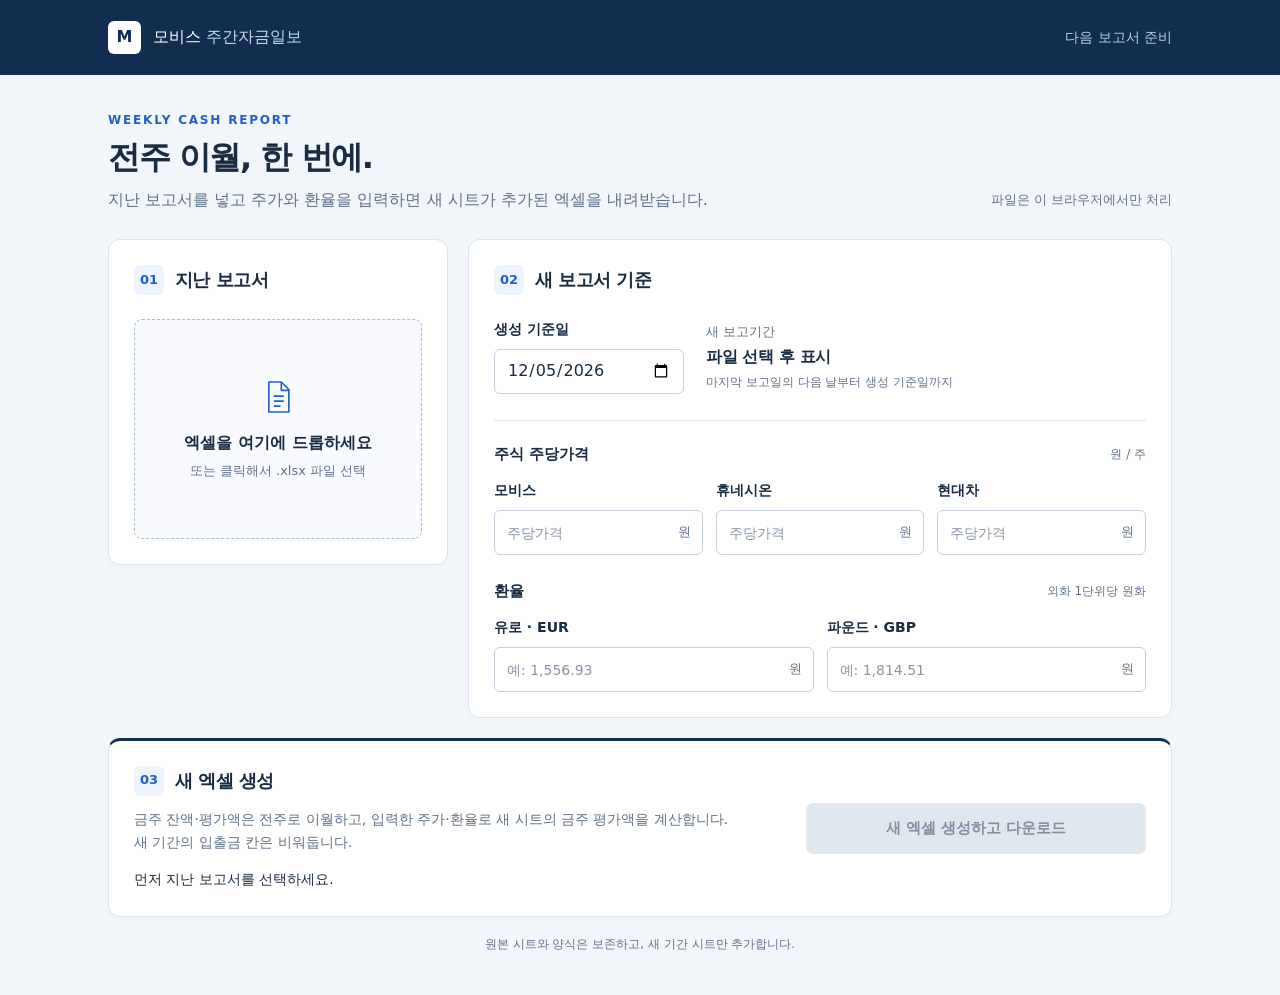
<file: index.html>
<!doctype html>
<html lang="ko">
<head>
  <meta charset="utf-8">
  <meta name="viewport" content="width=device-width,initial-scale=1">
  <meta name="description" content="주간자금일보의 금주 금액을 다음 보고서의 전주로 이월하고 주가와 환율을 입력합니다.">
  <title>모비스 주간자금일보</title>
  <link rel="icon" type="image/svg+xml" href="data:image/svg+xml,%3Csvg xmlns='http://www.w3.org/2000/svg' viewBox='0 0 32 32'%3E%3Crect width='32' height='32' rx='7' fill='%23112d50'/%3E%3Cpath d='M8 23V9h5l3 7 3-7h5v14h-4v-8l-4 8-4-8v8z' fill='white'/%3E%3C/svg%3E">
  <link rel="stylesheet" href="style.css">
  <script src="vendor/jszip.min.js" defer></script>
  <script type="module" src="app.js"></script>
</head>
<body>
  <header><div class="header-inner"><a class="brand" href="./"><span class="brand-mark">M</span><span>모비스 <strong>주간자금일보</strong></span></a><span class="header-note">다음 보고서 준비</span></div></header>
  <main>
    <div class="page-heading"><div><p class="eyebrow">WEEKLY CASH REPORT</p><h1>전주 이월, 한 번에.</h1><p class="lead">지난 보고서를 넣고 주가와 환율을 입력하면 새 시트가 추가된 엑셀을 내려받습니다.</p></div><span class="local-label">파일은 이 브라우저에서만 처리</span></div>
    <form id="report-form">
      <section class="panel upload-panel" aria-labelledby="upload-title">
        <div class="section-heading"><span class="step">01</span><h2 id="upload-title">지난 보고서</h2></div>
        <label id="drop-zone" class="drop-zone" for="file-input"><svg viewBox="0 0 48 48" aria-hidden="true"><path d="M13 6h15l9 9v27H13zM28 6v10h9M19 23h12M19 29h12M19 35h8"/></svg><strong id="file-label">엑셀을 여기에 드롭하세요</strong><span>또는 클릭해서 .xlsx 파일 선택</span><input id="file-input" type="file" accept=".xlsx,application/vnd.openxmlformats-officedocument.spreadsheetml.sheet"></label>
        <div id="source-settings" class="source-settings" hidden><label class="field">이월할 시트<select id="source-sheet"></select></label><div class="source-period"><span>지난 보고기간</span><strong id="source-period">—</strong></div></div>
      </section>
      <section class="panel inputs-panel" aria-labelledby="input-title">
        <div class="section-heading"><span class="step">02</span><h2 id="input-title">새 보고서 기준</h2></div>
        <div class="period-grid"><label class="field">생성 기준일<input id="end-date" type="date" required></label><div class="period-preview"><span>새 보고기간</span><strong id="new-period">파일 선택 후 표시</strong><small id="new-sheet">마지막 보고일의 다음 날부터 생성 기준일까지</small></div></div>
        <div class="divider"></div>
        <div class="input-heading"><h3>주식 주당가격</h3><span>원 / 주</span></div>
        <div class="stock-grid"><label class="field">모비스<div class="number-wrap"><input id="mobis-price" type="text" inputmode="decimal" placeholder="주당가격" required autocomplete="off"><span>원</span></div></label><label class="field">휴네시온<div class="number-wrap"><input id="hunesion-price" type="text" inputmode="decimal" placeholder="주당가격" required autocomplete="off"><span>원</span></div></label><label class="field">현대차<div class="number-wrap"><input id="hyundai-price" type="text" inputmode="decimal" placeholder="주당가격" required autocomplete="off"><span>원</span></div></label></div>
        <div class="input-heading fx-heading"><h3>환율</h3><span>외화 1단위당 원화</span></div>
        <div class="fx-grid"><label class="field">유로 · EUR<div class="number-wrap"><input id="eur-rate" type="text" inputmode="decimal" placeholder="예: 1,556.93" required autocomplete="off"><span>원</span></div></label><label class="field">파운드 · GBP<div class="number-wrap"><input id="gbp-rate" type="text" inputmode="decimal" placeholder="예: 1,814.51" required autocomplete="off"><span>원</span></div></label></div>
      </section>
      <section class="panel result-panel" aria-labelledby="result-title"><div class="section-heading"><span class="step">03</span><h2 id="result-title">새 엑셀 생성</h2></div><p>금주 잔액·평가액은 전주로 이월하고, 입력한 주가·환율로 새 시트의 금주 평가액을 계산합니다. 새 기간의 입출금 칸은 비워둡니다.</p><div id="status" class="status" role="status" aria-live="polite">먼저 지난 보고서를 선택하세요.</div><button id="generate" type="submit" disabled>새 엑셀 생성하고 다운로드</button><a id="download-again" hidden>생성한 파일 다시 다운로드</a></section>
    </form>
    <footer>원본 시트와 양식은 보존하고, 새 기간 시트만 추가합니다.</footer>
  </main>
</body>
</html>
</file>
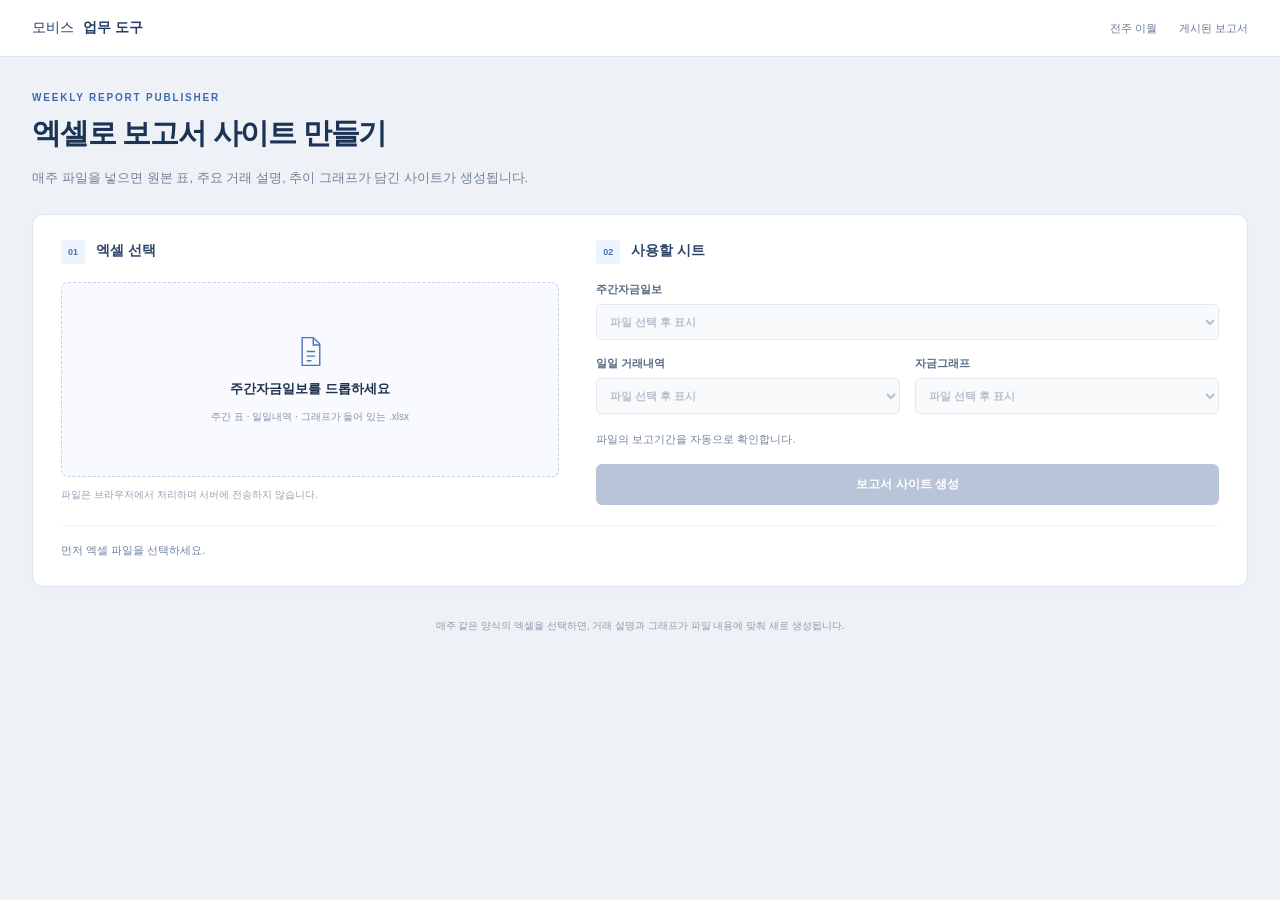
<file: report-builder/index.html>
<!doctype html><html lang="ko"><head><meta charset="utf-8"><meta name="viewport" content="width=device-width,initial-scale=1"><meta name="description" content="엑셀 주간자금일보로 주요 거래 설명과 자금 추이 그래프가 포함된 보고서 사이트를 생성합니다."><title>주간자금일보 사이트 만들기</title><link rel="stylesheet" href="builder.css"><link rel="stylesheet" href="viewer.css?v=20261002-8"><link rel="stylesheet" href="print-report.css?v=20261002-8"><script src="../vendor/jszip.min.js" defer></script><script type="module" src="builder.js?v=20261002-9"></script></head><body><header class="builder-header"><div><a href="../" class="builder-brand">모비스 <strong>업무 도구</strong></a><nav><a href="../">전주 이월</a><a href="../reports/latest/" target="_blank" rel="noopener">게시된 보고서</a></nav></div></header><main class="builder-main"><div class="builder-heading"><p class="eyebrow">WEEKLY REPORT PUBLISHER</p><h1>엑셀로 보고서 사이트 만들기</h1><p>매주 파일을 넣으면 원본 표, 주요 거래 설명, 추이 그래프가 담긴 사이트가 생성됩니다.</p></div><section class="builder-panel"><div class="setup-grid"><div><h2><span>01</span> 엑셀 선택</h2><label id="drop-zone" class="upload-zone" for="workbook"><svg viewBox="0 0 40 40" aria-hidden="true"><path d="M11 5h12l7 7v23H11zM23 5v8h7M16 20h9M16 25h9M16 30h5"/></svg><strong id="file-label">주간자금일보를 드롭하세요</strong><small>주간 표 · 일일내역 · 그래프가 들어 있는 .xlsx</small><input id="workbook" type="file" accept=".xlsx"></label><p class="local-note">파일은 브라우저에서 처리하며 서버에 전송하지 않습니다.</p></div><div><h2><span>02</span> 사용할 시트</h2><div class="selectors"><label>주간자금일보<select id="weekly" disabled><option>파일 선택 후 표시</option></select></label><div class="secondary-selectors"><label>일일 거래내역<select id="daily" disabled><option>파일 선택 후 표시</option></select></label><label>자금그래프<select id="graph" disabled><option>파일 선택 후 표시</option></select></label></div></div><div id="period-info" class="period-info">파일의 보고기간을 자동으로 확인합니다.</div><button id="build" disabled>보고서 사이트 생성</button></div></div><div id="status" role="status" aria-live="polite" class="builder-status">먼저 엑셀 파일을 선택하세요.</div></section><section id="result-controls" class="builder-panel result-controls" hidden><div><h2><span>03</span> 생성 결과</h2><p>아래 미리보기에서 입출금 금액과 총계의 <strong>추이</strong>에 마우스를 올려보세요.</p></div><div class="result-actions"><a id="download" class="primary-link" download="index.html">보고서 사이트 저장</a><button id="copy" class="secondary-button">게시용 내용 복사</button><a id="github-editor" class="secondary-link" href="https://github.com/holaharu/work-cash-report/edit/main/reports/latest/index.html" target="_blank" rel="noopener">GitHub에서 교체</a></div><details class="publish-help"><summary>매주 게시하는 방법</summary><ol><li><strong>게시용 내용 복사</strong>를 클릭합니다.</li><li><strong>GitHub에서 교체</strong>를 열고 파일 내용을 전체 선택한 뒤 붙여넣습니다.</li><li><strong>Commit changes</strong>로 저장하면 게시된 보고서가 갱신됩니다.</li></ol><p>방문자는 <a href="../reports/latest/" target="_blank" rel="noopener">게시된 보고서</a>의 같은 주소에서 최신 내용을 봅니다. 생성한 <strong>index.html</strong>을 저장해 GitHub에 직접 올려도 됩니다.</p><p class="publish-visibility">GitHub Pages의 보고서는 주소를 아는 사람이 열람할 수 있습니다. 원본 엑셀은 포함되지 않으며, 계좌번호는 끝 4자리만 표시합니다. 일일내역의 거래처와 내용도 게시됩니다.</p></details><details class="markup-details"><summary>게시용 내용 보기</summary><textarea id="site-content" readonly aria-label="생성된 보고서 사이트 내용" spellcheck="false"></textarea></details></section><section id="preview-section" class="preview-section" hidden><div class="preview-title"><h2>생성된 사이트 미리보기</h2><span>마우스 · 클릭 · 키보드 지원</span></div><div id="preview"></div></section><footer class="builder-footer">매주 같은 양식의 엑셀을 선택하면, 거래 설명과 그래프가 파일 내용에 맞춰 새로 생성됩니다.</footer></main></body></html>
</file>
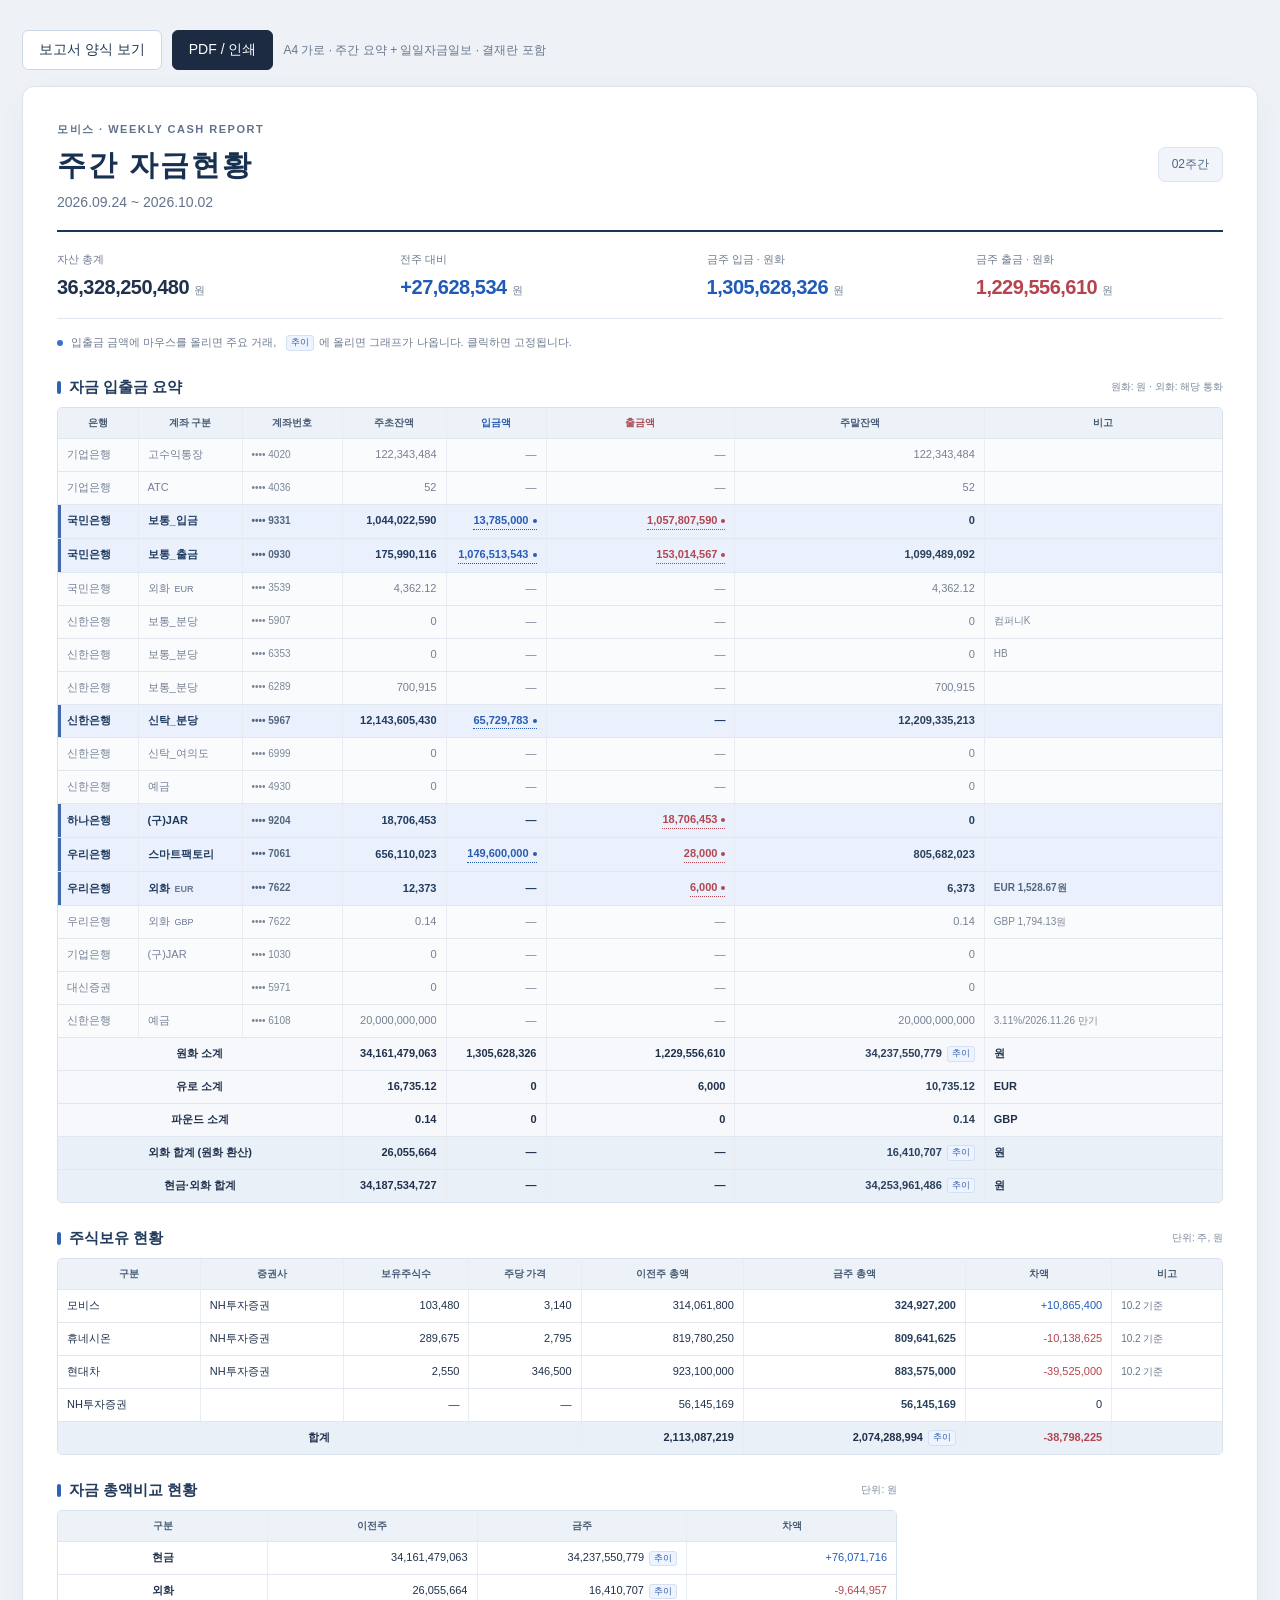
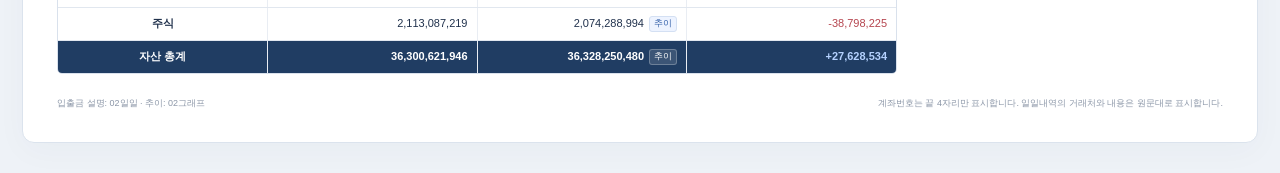
<file: reports/latest/index.html>
<!doctype html><html lang="ko"><head><meta charset="utf-8"><meta name="viewport" content="width=device-width,initial-scale=1"><meta name="robots" content="noindex,nofollow"><meta http-equiv="Content-Security-Policy" content="default-src 'none'; script-src 'unsafe-inline'; style-src 'unsafe-inline'; img-src data:; base-uri 'none'; form-action 'none'"><title>모비스 주간자금현황 2026-10-02</title><style>*{box-sizing:border-box}body{margin:0;font-family:Arial,"Noto Sans KR","Malgun Gothic",sans-serif;color:#20314c;background:#eef2f7}button,a,input,select{font:inherit}button{cursor:pointer}.cash-document{max-width:1320px;margin:auto;background:#fff;border:1px solid #dbe3ed;border-radius:12px;padding:32px 34px;box-shadow:0 8px 32px #17315a08}.report-heading{display:flex;justify-content:space-between;align-items:center;border-bottom:2px solid #1c3557;padding-bottom:20px}.report-brand{font-size:11px;letter-spacing:1.5px;font-weight:700;color:#61738c}.report-heading h1{font-size:29px;letter-spacing:2px;margin:9px 0 8px;color:#183150}.report-heading p{font-size:14px;margin:0;color:#63728a}.report-sheet{background:#f1f5fb;border:1px solid #dce5f1;border-radius:7px;padding:8px 13px;font-size:12px;color:#52647e}.metric-grid{display:grid;grid-template-columns:1.3fr 1.15fr 1fr 1fr;border-bottom:1px solid #e0e7f0;margin:20px 0 16px;padding-bottom:19px;gap:22px}.metric>span{display:block;font-size:11px;color:#6f7b8e;margin-bottom:9px}.metric strong{display:block;white-space:nowrap;font-size:20px;font-variant-numeric:tabular-nums;letter-spacing:-.5px}.metric small{font-weight:400;font-size:11px;margin-left:5px;color:#758197}.positive{color:#215bb8!important}.negative{color:#b5444e!important}.interaction-guide{font-size:11px;color:#6e7c91;display:flex;align-items:center;gap:5px;flex-wrap:wrap;margin:15px 0 27px}.guide-dot{width:6px;height:6px;background:#3b71ce;border-radius:50%;margin-right:3px}.mini-tag{display:inline-block;border:1px solid #d4e0f3;background:#edf3ff;font-size:9px;font-weight:500;line-height:1.5;padding:0 4px;border-radius:3px;color:#315ea8;margin-left:5px;vertical-align:middle}.report-section{margin-top:26px}.section-title{display:flex;justify-content:space-between;align-items:center;margin-bottom:10px}.section-title h2{font-size:15px;margin:0;color:#233c5e;display:flex;align-items:center;gap:8px}.section-title h2:before{content:"";width:4px;height:13px;background:#2f62b5;border-radius:2px}.section-title>span{font-size:10px;color:#7b879a}.table-scroll{overflow:auto;border:1px solid #d9e1ec;border-radius:5px}table{border-collapse:collapse;width:100%;font-size:11px;line-height:1.45;white-space:nowrap;min-width:950px}th,td{padding:8px 9px;border-bottom:1px solid #e1e7ef;border-right:1px solid #e9edf3;text-align:left}th:last-child,td:last-child{border-right:0}thead th{background:#edf2f8;color:#475b75;text-align:center;font-size:10px;font-weight:600}tbody tr:last-child>*{border-bottom:0}tbody tr:hover:not(.grand-total){background:#f8faff}.numeric{text-align:right;font-variant-numeric:tabular-nums}.balance{font-weight:600;color:#2a405c}.account-table td:nth-child(1){width:80px}.account-table td:nth-child(2){width:104px}.account-table td:nth-child(3){width:100px}.account-mask{color:#818b9a;font-size:10px}.notes{font-size:10px;max-width:165px;white-space:normal;color:#65748a}.currency{font-size:9px;color:#677995;margin-left:5px}.income-header{color:#285db5}.outcome-header{color:#a84d54}.amount-button,.chart-button{background:none;border:0;padding:0;white-space:nowrap;font-variant-numeric:tabular-nums;color:inherit}.amount-button{border-bottom:1px dotted currentColor;position:relative;font-weight:600}.amount-button.income{color:#285db5}.amount-button.outcome{color:#b34751}.amount-button:hover,.chart-button:hover{filter:brightness(.8)}.amount-button:focus-visible,.chart-button:focus-visible{outline:2px solid #3a70cb;outline-offset:4px}.detail-dot{display:inline-block;width:4px;height:4px;vertical-align:middle;margin-left:4px;background:currentColor;border-radius:50%}.subtotal{background:#f6f8fb;font-weight:600}.total-row{background:#eaf0f8;font-weight:700}.subtotal th,.total-row th{text-align:center}.summary-table{min-width:640px}.summary-table th{width:23%;text-align:center}.grand-total{background:#203d63;color:white;font-weight:700}.grand-total .mini-tag{background:#ffffff20;border-color:#ffffff40;color:white}.grand-total .negative{color:#ffc4cb!important}.grand-total .positive{color:#b5d2ff!important}.summary-section{max-width:840px}.report-footer{display:flex;justify-content:space-between;gap:15px;margin-top:23px;font-size:9px;color:#8b96a7;flex-wrap:wrap}.source-notes{font-size:10px;color:#7b8491;border-top:1px solid #e7ecf3;margin-top:16px;padding-top:11px}.source-notes summary{cursor:pointer}.source-notes ul{padding-left:18px;line-height:1.9}.report-popover{position:fixed;z-index:50;background:#fff;border:1px solid #cdd9ec;border-radius:10px;box-shadow:0 12px 50px #0a294b30;padding:17px 19px 12px;overflow:auto;color:#233b59}.report-popover[hidden]{display:none}.popover-bar{display:flex;justify-content:space-between;align-items:center}.popover-kind{font-size:10px;letter-spacing:.4px;color:#5c78a5;font-weight:700}.popover-close{border:0;background:#f0f3f8;border-radius:50%;width:23px;height:23px;font-size:18px;line-height:20px;color:#8190a8}.popover-content h3{margin:8px 0 12px;font-size:17px}.trade-message{font-size:13px;line-height:1.7;margin:0 0 12px;color:#294363}.trade-items{list-style:none;padding:0;margin:0;border-top:1px solid #e3eaf3}.trade-items li{display:flex;gap:15px;justify-content:space-between;padding:11px 0;border-bottom:1px solid #e9eef5}.trade-items strong{display:block;font-size:11px;line-height:1.6}.trade-items small{font-size:9px;font-weight:400;color:#8794a6;display:block;margin-top:4px}.trade-items li>span{font-size:12px;white-space:nowrap;font-weight:600;text-align:right;padding-top:3px}.detail-scope,.popover-hint{font-size:9px;color:#8b96a6;line-height:1.6;margin:12px 0 0}.popover-hint{padding-top:8px;border-top:1px solid #edf0f4}.chart-summary{display:flex;justify-content:space-between;align-items:flex-end;gap:12px;margin-bottom:12px}.chart-summary strong{font-size:17px;letter-spacing:-.3px}.chart-summary small{font-size:10px;font-weight:400;margin-left:4px}.chart-summary span{font-size:9px}.trend-chart{width:100%;height:auto;display:block}.trend-chart text{font-family:Arial,"Malgun Gothic",sans-serif;font-size:9px;fill:#8390a4}.chart-period{font-size:9px;color:#8692a3;margin:8px 0}.chart-values{font-size:10px;color:#5c6f8b}.chart-values summary{cursor:pointer}.chart-values div{max-height:160px;overflow:auto}.chart-values p{display:flex;justify-content:space-between;margin:0;padding:7px;border-bottom:1px solid #e8edf5}.empty-chart{font-size:12px;color:#6b788c}@media(max-width:1100px){.cash-document{padding:25px 22px}.metric-grid{gap:14px}.metric strong{font-size:16px}table{font-size:10px}}@media(max-width:650px){.cash-document{padding:20px 15px;border-radius:7px}.report-heading h1{font-size:24px}.report-heading p{font-size:12px}.metric-grid{grid-template-columns:1fr 1fr;gap:19px 10px}.metric strong{font-size:17px}.section-title>span{font-size:9px}.report-sheet{font-size:10px}.interaction-guide{font-size:10px;line-height:1.8}.section-title h2{font-size:14px}}@media print{body{background:white}.cash-document{box-shadow:none;border:0;padding:0}.metric-grid{display:none}.interaction-guide,.report-popover,.source-notes,.mini-tag{display:none!important}.table-scroll{overflow:visible}table{min-width:0;font-size:8px}td,th{padding:5px 4px}.report-section{break-inside:avoid}.report-heading h1{font-size:22px}.report-footer{font-size:8px}}


/* Keep every account readable; emphasize accounts with movements. */
.account-table .account-active{background:#eaf1fc;color:#203b60;font-weight:600}
.account-table .account-active td:first-child{box-shadow:inset 3px 0 #416aab}
.account-table .account-inactive{background:#fafbfd;color:#748094}
.account-table .account-inactive .balance{color:#748094;font-weight:400}
.account-table .account-active .notes,.account-table .account-active .account-mask{color:#526680}
.account-table .account-inactive .notes,.account-table .account-inactive .account-mask{color:#7b8798}
.account-table tr.account-active:hover{background:#e0ebfa}
.chart-range{display:flex;align-items:center;gap:10px;font-size:12px;margin-bottom:12px;color:#526680}
.chart-range select{border:1px solid #ccd7e5;border-radius:4px;background:white;padding:5px 8px;color:#233953}

.treasury-toolbar{display:flex;align-items:center;gap:10px;max-width:1320px;margin:0 auto 16px;flex-wrap:wrap}.treasury-toolbar button{background:#fff;border:1px solid #ccd7e5;border-radius:6px;color:#233953;padding:10px 16px;font-size:14px;cursor:pointer}.treasury-toolbar .paper-print-button{background:#1c2a42;color:white;border-color:#1c2a42}.treasury-toolbar>span{font-size:12px;color:#66768c}.treasury-print-root{padding:20px 0;overflow:auto}.treasury-print-root[hidden]{display:none}.treasury-page{box-sizing:border-box;width:277mm;height:190mm;margin:0 auto 24px;position:relative;background:white;color:#1d2b43;padding:0;font-family:Arial,"Noto Sans KR","Malgun Gothic",sans-serif;font-size:10px;line-height:1.35;box-shadow:0 8px 25px #17315a15}.treasury-page *{box-sizing:border-box}.p-header{height:24mm;display:flex;align-items:flex-start;justify-content:space-between;border-bottom:2px solid #1d2b43;margin:0 0 11px;padding-top:3px}.p-eyebrow{font-size:9px;letter-spacing:1.5px;color:#68788f;font-weight:700;margin:0 0 4px}.p-header h1{font-size:23px;margin:0 0 5px;letter-spacing:-.7px}.p-header h1 span{font-size:15px;font-weight:600;letter-spacing:0;color:#65758e}.p-period{font-size:11px;margin:0;color:#3c4e68;font-weight:600}.treasury-page .p-approval{width:59mm;min-width:0;border-collapse:collapse;font-size:10px;text-align:center;table-layout:fixed;line-height:1.3}.treasury-page .p-approval th,.treasury-page .p-approval td{border:1px solid #9cacbf;padding:3px;text-align:center}.p-approval th{background:#eef2f8}.p-approval th:first-child{width:6mm;background:#1d2b43;color:white}.p-approval td{height:12mm}.p-metrics{display:flex;gap:9px;margin-bottom:13px}.p-metric{border:1px solid #d5ddea;border-radius:6px;flex:1;padding:10px 11px;min-width:0}.p-metric:first-child{flex:1.25}.p-metric>span{display:block;font-size:9px;color:#64758b;font-weight:600}.p-metric>strong{display:block;font-size:19px;letter-spacing:-.5px;margin:4px 0}.p-metric>div{font-size:9px;font-weight:700;margin-bottom:6px}.p-main-metric{background:#1d2b43;border-color:#1d2b43;color:white}.p-main-metric>span{color:#c0cfdf}.p-main-metric .p-negative{color:#ffadad}.p-main-metric .p-positive{color:#9ce1c7}.p-overview{display:flex;gap:18px}.p-overview>div:first-child{width:46%}.p-overview>div:last-child{width:54%}.treasury-page h2{font-size:11px;border-left:4px solid #28598f;padding-left:7px;margin:12px 0 7px;line-height:1.2}.treasury-page h2 small{font-weight:400;font-size:8px;margin-left:7px;color:#718097}.treasury-page .p-table{min-width:0;width:100%;border-collapse:collapse;font-size:9px;line-height:1.3;table-layout:auto;white-space:normal}.treasury-page .p-table th,.treasury-page .p-table td{padding:5px 6px;border:0;border-bottom:1px solid #dce4ed;text-align:right;font-variant-numeric:tabular-nums}.treasury-page .p-table th:first-child{text-align:left}.treasury-page .p-table thead th{background:#1d2b43;color:white;text-align:center;font-size:8.5px;font-weight:600}.treasury-page .p-table td{white-space:nowrap}.treasury-page .p-summary{font-size:8.5px}.treasury-page .p-summary th,.treasury-page .p-summary td{padding:5px 5px}.treasury-page .p-subtotal{background:#eaf0f7;font-weight:700}.treasury-page .p-grand{background:#1d2b43;color:white;font-weight:700}.p-grand .p-negative{color:#ffadad}.p-grand .p-positive{color:#9ce1c7}.p-negative{color:#bb303b}.p-positive{color:#12856c}.p-bold{font-weight:700}.p-highlights{font-size:10px;line-height:1.85;margin:0;padding-left:13px}.p-chart{display:block;width:100%;height:auto;overflow:visible}.p-chart text{font-family:Arial,"Noto Sans KR","Malgun Gothic",sans-serif;font-size:10px;fill:#7c8b9f}.p-note{font-size:8px;color:#7e8da3;line-height:1.5;margin:5px 0}.treasury-page .p-accounts{font-size:8.5px}.treasury-page .p-accounts th,.treasury-page .p-accounts td{padding:3.4px 6px}.treasury-page .p-accounts td:nth-child(1),.treasury-page .p-accounts td:nth-child(2),.treasury-page .p-accounts td:nth-child(3),.treasury-page .p-accounts td:last-child{text-align:left}.p-account{color:#6c7c93;font-size:8px;max-width:43mm;white-space:normal!important}.p-group{background:#f1f5fa;color:#28598f;font-weight:700}.treasury-page .p-group th{text-align:left;padding:4px 6px}.p-stocks th,.p-stocks td{font-size:9px}.p-stock-charts{display:flex;gap:12px;margin-bottom:11px}.p-stock-chart{flex:1;min-width:0;border:1px solid #dce4ed;border-radius:5px;padding:9px}.p-stock-chart>div{display:flex;justify-content:space-between;gap:10px;font-size:10px}.p-stock-chart>div>span{color:#b9383f;font-size:9px}.p-legend-blue{color:#28598f}.p-legend-teal{color:#379d91}.p-legend-orange{color:#cc852c}.p-footer{position:absolute;bottom:0;left:0;right:0;border-top:1px solid #dce4ed;padding:7px 0 0;display:flex;justify-content:space-between;font-size:8px;color:#8090a6}.p-empty{font-size:10px;color:#8191a6}.treasury-print-root .treasury-page{padding:5mm 6mm;margin-bottom:22px;height:200mm;width:289mm}.treasury-print-root .p-footer{left:6mm;right:6mm;bottom:5mm}@page{size:A4 landscape;margin:10mm}@media print{body.treasury-printing>*{display:none!important}body.treasury-printing>.treasury-print-root{display:block!important;overflow:visible;padding:0}body.treasury-printing{padding:0!important;margin:0!important;background:white!important}.treasury-print-root .treasury-page{width:277mm;height:189mm;margin:0;padding:0;box-shadow:none;break-after:page;page-break-after:always;print-color-adjust:exact;-webkit-print-color-adjust:exact}.treasury-print-root .treasury-page:last-child{break-after:auto;page-break-after:auto}.treasury-print-root .p-footer{left:0;right:0;bottom:0}.treasury-page .p-chart{max-width:100%}.treasury-page h1,.treasury-page h2{break-after:avoid}.treasury-page .p-table{break-inside:avoid}}

/* Readable type sizes for landscape reports. */
.treasury-page .p-summary{font-size:10px}.treasury-page .p-table thead th{font-size:9.5px}.treasury-page .p-accounts{font-size:9.5px}.p-account{font-size:9px}.p-stocks th,.p-stocks td{font-size:10px}.p-note,.p-footer{font-size:9px}.treasury-page h2{font-size:12px}.treasury-page h2 small{font-size:9px}
/* Daily ledger keeps every source entry and flows onto further printed pages. */
.treasury-print-root .treasury-daily-page{height:auto;min-height:200mm;padding-bottom:7mm}.treasury-daily-page .p-footer{position:static;margin-top:18px;padding-top:8px}.p-daily-units{font-size:10px;color:#64758b;margin:0 0 10px}.p-daily-day{margin:0 0 18px}.p-daily-table{table-layout:fixed!important}.p-daily-table .p-col-direction{width:34px}.p-daily-table .p-col-party{width:92px}.p-daily-table .p-col-description{width:166px}.p-daily-table th,.p-daily-table td{font-size:9px!important;line-height:1.5!important;padding:5px 3px!important;border-bottom:1px solid #dce4ed!important}.p-daily-table th small{display:block;font-size:8px;font-weight:400}.p-daily-table .p-daily-date th{background:#eaf0f7!important;color:#233953!important;text-align:left!important;font-size:12px!important;padding:8px 6px!important;border-left:4px solid #28598f!important}.p-daily-table .p-daily-party,.p-daily-table .p-daily-description{white-space:pre-wrap!important;overflow-wrap:anywhere;text-align:left!important}.p-daily-table .p-daily-direction{text-align:center!important;white-space:nowrap}.p-daily-in{color:#12856c}.p-daily-out{color:#bb303b}.p-daily-table .p-daily-amount{white-space:nowrap!important;font-variant-numeric:tabular-nums;letter-spacing:-.25px}.p-daily-total{font-weight:700}.p-daily-empty-row td{text-align:left!important;color:#7c8b9f}.p-daily-closing{background:#eaf0f7;font-weight:700}.p-daily-balance{background:#f7f9fc}.p-daily-empty{font-size:12px;color:#6c7c93;padding:14px 0}.daily-ledger .p-daily-table{min-width:1040px;width:100%;border-collapse:collapse}.daily-ledger .p-daily-table thead th{background:#1d2b43;color:#fff;text-align:center}.daily-ledger .p-daily-table tbody th{text-align:left;font-weight:600}.daily-ledger .p-daily-table .p-daily-amount{text-align:right}.daily-ledger .p-subtotal{background:#eaf0f7;font-weight:700}.daily-ledger .p-negative{color:#bb303b}.daily-ledger .p-positive{color:#12856c}
@media print{.treasury-print-root .treasury-daily-page{height:auto;min-height:189mm;padding:0;break-after:auto;page-break-after:auto}.treasury-daily-page .p-header{break-inside:avoid}.treasury-daily-page .p-daily-table,.treasury-daily-page .p-daily-day{break-inside:auto;page-break-inside:auto}.p-daily-table thead{display:table-header-group}.p-daily-table tr{break-inside:avoid;page-break-inside:avoid}.treasury-daily-page .p-footer{position:static;break-inside:avoid}.treasury-daily-page .p-daily-table{min-width:0}}


.treasury-toolbar label{font-size:13px;color:#526680;display:flex;align-items:center;gap:8px}
.treasury-toolbar select{border:1px solid #ccd7e5;border-radius:4px;background:white;color:#233953;padding:8px}
.treasury-page .p-account-active{background:#eaf1fc;color:#203b60;font-weight:600}
.treasury-page .p-account-inactive{background:#fafbfd;color:#748094}
.treasury-page .p-account-inactive .p-bold{font-weight:400}

body{padding:30px 22px}@media(max-width:650px){body{padding:12px 8px}}@media print{body{padding:0}}</style></head><body><main id="report"></main><script>
(()=>{
// Calendar windows are anchored to the report end, never to a point count.
function historyForPeriod(history,end,years=1){
 const last=new Date(end+'T00:00:00Z');
 if(!Number.isFinite(last.getTime()))return [];
 const cutoff=new Date(last);const month=cutoff.getUTCMonth();
 cutoff.setUTCFullYear(cutoff.getUTCFullYear()-(years===3?3:1));
 if(cutoff.getUTCMonth()!==month)cutoff.setUTCDate(0);
 const start=cutoff.toISOString().slice(0,10);
 return history.filter(p=>/^\d{4}-\d{2}-\d{2}$/.test(p.date)&&p.date>=start&&p.date<=end).sort((a,b)=>a.date.localeCompare(b.date));
}
const pEscape=v=>String(v??'').replace(/[&<>"']/g,c=>({'&':'&amp;','<':'&lt;','>':'&gt;','"':'&quot;',"'":'&#39;'}[c]));
const pNumber=(v,decimals=0)=>Number.isFinite(v)?v.toLocaleString('ko-KR',{maximumFractionDigits:decimals}):'-';
const pChange=v=>!v?'-':v<0?`(${pNumber(-v)})`:`+${pNumber(v)}`;
const pPercent=(a,b)=>b?`${(100*(a-b)/b).toFixed(2)}%`:'-';
const pClass=v=>v<0?'p-negative':v>0?'p-positive':'';
function renderDailyLedger(ledger){
 if(!ledger?.days?.length)return `<p class="p-daily-empty">${ledger?.sheet?'보고기간에 해당하는 일일내역이 없습니다.':'일일내역 미연결'}</p>`;
 return ledger.days.map(day=>{
  const columns=day.columns,count=columns.length+3;
  const date=day.start===day.end?day.start.replaceAll('-','.'):day.start.replaceAll('-','.')+' ~ '+day.end.replaceAll('-','.');
  const cells=(values,direction='')=>columns.map(h=>{const n=values?.[h.col],color=n?(direction==='out'?'p-negative':direction==='in'?'p-positive':direction==='net'?pClass(n):''):'';return `<td class="p-daily-amount ${h.total?'p-daily-total':''} ${color}">${n===null||n===undefined?'—':pNumber(n,h.currency==='KRW'?0:2)}</td>`;}).join('');
  const groups=['in','out'].map(direction=>{
   const entries=day.entries[direction],label=direction==='in'?'입금':'출금';
   const rows=entries.length?entries.map(entry=>`<tr class="p-daily-entry" data-source="${pEscape(entry.source)}"><th class="p-daily-direction p-daily-${direction}">${label}</th><td class="p-daily-party">${pEscape(entry.counterparty)||'—'}</td><td class="p-daily-description">${pEscape(entry.description)||'—'}</td>${cells(entry.amounts,direction)}</tr>`).join(''):`<tr class="p-daily-empty-row"><th class="p-daily-direction p-daily-${direction}">${label}</th><td colspan="${count-1}">자금내역없음</td></tr>`;
   const total=day.summaries[direction==='in'?'income':'outcome'];
   return rows+(entries.length&&total?`<tr class="p-subtotal"><th colspan="3">${label} 소계</th>${cells(total.amounts,direction)}</tr>`:'');
  }).join('');
  const balances=['net','opening','closing'].map(key=>{const s=day.summaries[key];return s?`<tr class="${key==='closing'?'p-daily-closing':'p-daily-balance'}"><th colspan="3">${key==='net'?'입출금 차액':pEscape(s.label)}</th>${cells(s.amounts,key==='net'?'net':'')}</tr>`:'';}).join('');
  return `<section class="p-daily-day"><table class="p-table p-daily-table"><colgroup><col class="p-col-direction"><col class="p-col-party"><col class="p-col-description">${columns.map(()=>'<col>').join('')}</colgroup><thead><tr class="p-daily-date"><th colspan="${count}">${pEscape(date)}</th></tr><tr><th>구분</th><th>거래처</th><th>내용</th>${columns.map(h=>`<th>${pEscape(h.label)}${h.currency==='KRW'?'':`<small>${h.currency}</small>`}</th>`).join('')}</tr></thead><tbody>${groups}${balances}</tbody></table></section>`;
 }).join('');
}
function pLine(points,{key='assets',label='',width=650,height=300,color='#28598f',spark=false,unit=1e8,categorical=false}={}){
 const data=points.map(p=>({...p,value:key==='cashForeign'?p.cash+p.foreign:p[key]})).filter(p=>Number.isFinite(p.value));
 if(data.length<2)return'<p class="p-empty">추이 자료 없음</p>';
 const l=spark?3:51,r=spark?3:16,t=spark?3:23,b=spark?3:35;
 const lo=Math.min(...data.map(p=>p.value)),hi=Math.max(...data.map(p=>p.value)),pad=Math.max((hi-lo)*.17,Math.abs(hi)*.001,1),min=lo-pad,max=hi+pad;
 const dates=data.map(p=>Date.parse(p.date+'T00:00:00Z')),start=Math.min(...dates),end=Math.max(...dates);
 const x=i=>l+(categorical?i/(data.length-1):(dates[i]-start)/(end-start||1))*(width-l-r),y=v=>t+(max-v)/(max-min)*(height-t-b);
 const path=data.map((p,i)=>`${i?'L':'M'}${x(i).toFixed(2)},${y(p.value).toFixed(2)}`).join(' ');
 let ticks='';if(!spark){for(let i=0;i<4;i++){const v=min+(max-min)*i/3,yy=y(v);ticks+=`<line x1="${l}" x2="${width-r}" y1="${yy}" y2="${yy}" stroke="#dce4ed"/><text x="${l-8}" y="${yy+4}" text-anchor="end">${pNumber(v/unit,unit===1?0:1)}</text>`;}const indices=[0,Math.floor((data.length-1)/3),Math.floor(2*(data.length-1)/3),data.length-1];for(const i of new Set(indices))ticks+=`<text x="${x(i)}" y="${height-11}" text-anchor="${i===0?'start':i===data.length-1?'end':'middle'}">${categorical&&!data[i].exactDate?'':data[i].date.slice(5).replace('-','/')}</text>`;ticks+=`<text x="${l}" y="12">${unit===1?'원':unit===1e4?'만원':'억원'}</text>`;}
 return`<svg class="p-chart" viewBox="0 0 ${width} ${height}" role="img" aria-label="${pEscape(label)} 추이"><title>${pEscape(label)} ${data[0].date} ~ ${data.at(-1).date}</title>${ticks}<path d="${path} L${x(data.length-1)},${height-b} L${l},${height-b} Z" fill="${color}" fill-opacity=".08"/><path d="${path}" fill="none" stroke="${color}" stroke-width="${spark?1.8:2.1}"/>${!spark?data.map((p,i)=>`<circle cx="${x(i)}" cy="${y(p.value)}" r="${i===data.length-1?3.5:2.4}" fill="${color}"><title>${categorical&&!p.exactDate?pEscape(p.source):p.date}: ${pNumber(p.value)}원</title></circle>`).join(''):''}</svg>`;
}
function pBars(points){
 if(points.length<2)return'<p class="p-empty">증감 자료 없음</p>';
 const changes=points.slice(1).map((p,i)=>({date:p.date,cash:p.cash-points[i].cash,foreign:p.foreign-points[i].foreign,stocks:p.stocks-points[i].stocks}));
 const keys=['cash','foreign','stocks'],colors=['#28598f','#379d91','#cc852c'],w=1050,h=120,l=48,r=12,t=12,b=30;
 const pos=Math.max(...changes.map(p=>keys.reduce((s,k)=>s+Math.max(0,p[k]),0))),neg=Math.min(...changes.map(p=>keys.reduce((s,k)=>s+Math.min(0,p[k]),0))),span=pos-neg||1,lo=neg-span*.1,hi=pos+span*.1;
 const y=v=>t+(hi-v)/(hi-lo)*(h-t-b),step=(w-l-r)/changes.length,bw=Math.min(28,step*.58);
 let marks='';for(let i=0;i<4;i++){const v=lo+(hi-lo)*i/3;marks+=`<line x1="${l}" x2="${w-r}" y1="${y(v)}" y2="${y(v)}" stroke="#dce4ed"/><text x="${l-7}" y="${y(v)+4}" text-anchor="end">${pNumber(v/1e8,1)}</text>`;}
 changes.forEach((p,i)=>{let up=0,down=0;keys.forEach((k,j)=>{const v=p[k],base=v>=0?up:down;marks+=`<rect x="${l+i*step+(step-bw)/2}" y="${Math.min(y(base),y(base+v))}" width="${bw}" height="${Math.abs(y(base+v)-y(base))}" fill="${colors[j]}"/>`;if(v>=0)up+=v;else down+=v;});if(i%Math.max(1,Math.ceil(changes.length/7))===0||i===changes.length-1)marks+=`<text x="${l+(i+.5)*step}" y="${h-9}" text-anchor="middle">${p.date.slice(5).replace('-','/')}</text>`;});
 return`<svg class="p-chart" viewBox="0 0 ${w} ${h}" role="img" aria-label="주간 자산 증감 요인, 원화 외화 주식"><text x="0" y="10">억원</text>${marks}<line x1="${l}" x2="${w-r}" y1="${y(0)}" y2="${y(0)}" stroke="#92a1b6"/></svg>`;
}
function makePrintPages(report){
 const sums=Object.fromEntries(report.summary.map(s=>[s.key,s])),hist=historyForPeriod(report.history,report.end),totalHist=historyForPeriod(report.totalHistory?.length?report.totalHistory:report.history,report.end,3),stocks=report.stocks.filter(s=>s.quantity!==null),deposit=report.stocks.filter(s=>s.quantity===null),stockPrevious=stocks.reduce((n,s)=>n+s.previous,0),stockCurrent=stocks.reduce((n,s)=>n+s.current,0);
 const short=row=>row.currency==='KRW'&&(/신탁|예금/.test(row.type)||row.id==='account-23');
 const ordinary=report.rows.filter(r=>r.currency==='KRW'&&!short(r)),term=report.rows.filter(short),foreign=report.rows.filter(r=>r.currency!=='KRW');
 const total=rows=>({previous:rows.reduce((n,s)=>n+s.previous,0),current:rows.reduce((n,s)=>n+s.current,0)}),a=total(ordinary),b=total(term);
 const rows=[['보통예금',a],['단기금융상품',b],['원화 현금 및 예금',sums.cash,'subtotal'],['외화예금 (원화환산)',sums.foreign],['주식 평가액',{previous:stockPrevious,current:stockCurrent}],['증권 예수금',total(deposit)],['주식 및 증권계좌',sums.stocks,'subtotal'],['자산 총계',sums.assets,'grand']];
 const dateText=s=>{const d=new Date(s+'T00:00:00Z');return s.replaceAll('-','.')+' ('+['일','월','화','수','목','금','토'][d.getUTCDay()]+')';};
 const header=(subtitle='')=>`<header class="p-header"><div><p class="p-eyebrow">TREASURY REPORT</p><h1>주간 자금현황${subtitle?` <span>${subtitle}</span>`:''}</h1><p class="p-period">${dateText(report.start)} ~ ${dateText(report.end)}</p></div><table class="p-approval"><tr><th rowspan="2">결<br>재</th><th>담당</th><th>검토</th><th>승인</th></tr><tr><td></td><td></td><td></td></tr></table></header>`;
 const footer=page=>`<footer class="p-footer"><span>단위: 원 (외화예금은 해당 통화, 원화환산은 적용환율 기준)</span><span>작성 ${new Intl.DateTimeFormat('sv-SE',{timeZone:'Asia/Seoul'}).format(new Date(report.updatedAt))} · ${page}</span></footer>`;
 const metrics=[['assets','총 자산 (원화·외화·주식)'],['cash','원화 현금 및 예금'],['foreign','외화예금 (원화환산)'],['stocks','주식 및 증권계좌']];
 const highlights=[...report.rows.filter(r=>r.currency==='KRW').map(r=>({label:r.bank+' '+r.type,change:r.current-r.previous})),...stocks.map(s=>({label:s.name+' 평가액',change:s.change}))].filter(x=>x.change).sort((x,y)=>Math.abs(y.change)-Math.abs(x.change)).slice(0,5);
 const tableHead='<thead><tr><th>구분</th><th>이전주</th><th>금주</th><th>차액</th><th>증감률</th></tr></thead>';
 const page1=`<section class="treasury-page">${header()}<div class="p-metrics">${metrics.map(([key,label])=>{const s=sums[key];return`<div class="p-metric ${key==='assets'?'p-main-metric':''}"><span>${label}</span><strong>${pNumber(s.current)}</strong><div class="${pClass(s.change)}">${pChange(s.change)} (${pPercent(s.current,s.previous)})</div>${pLine(hist,{key,label,width:270,height:35,spark:true,color:key==='assets'?'#9cb8df':key==='foreign'?'#379d91':key==='stocks'?'#cc852c':'#28598f'})}</div>`;}).join('')}</div><div class="p-overview"><div><h2>자금 총액 비교</h2><table class="p-table p-summary">${tableHead}<tbody>${rows.map(([label,s,cls=''])=>`<tr class="p-${cls}"><th>${label}</th><td>${pNumber(s.previous)}</td><td>${pNumber(s.current)}</td><td class="${pClass(s.current-s.previous)}">${pChange(s.current-s.previous)}</td><td class="${pClass(s.current-s.previous)}">${pPercent(s.current,s.previous)}</td></tr>`).join('')}</tbody></table><h2>주요 변동 <small>전주 대비 원화환산 금액 기준 상위 5</small></h2><ul class="p-highlights">${highlights.map(x=>`<li>${pEscape(x.label)} <strong class="${pClass(x.change)}">${pChange(x.change)}</strong></li>`).join('')}</ul></div><div><h2>3개년 총액 추이(주식합산) <small>단위 억원</small></h2>${pLine(totalHist,{label:'3개년 총액 추이(주식합산)',width:610,height:330,categorical:Boolean(report.totalHistory?.length)})}<p class="p-note">${totalHist.length?totalHist[0].date.replaceAll('-','.'):''} ~ ${report.end.replaceAll('-','.')} · ${report.totalHistory?.length?'원본 백만원 자료를 억원으로 환산':'세로축은 표시 구간에 맞춰 조정'}</p></div></div>${footer(1)}</section>`;
 const currencyValue=(value,currency)=>`${currency==='EUR'?'€ ':currency==='GBP'?'£ ':''}${pNumber(value,currency==='KRW'?0:2)}`;
 const accountRows=rows=>rows.map(r=>`<tr class="${r.in||r.out?'p-account-active':'p-account-inactive'}"><td>${pEscape(r.bank)}</td><td>${pEscape(r.type)}</td><td class="p-account">${pEscape(r.account)}</td><td>${currencyValue(r.previous,r.currency)}</td><td class="p-bold">${currencyValue(r.current,r.currency)}</td><td class="${pClass(r.current-r.previous)}">${currencyValue(r.current-r.previous,r.currency)}</td><td class="p-account">${pEscape(r.note)}</td></tr>`).join('');
 const page2=`<section class="treasury-page">${header('· 현금·예금 입출금 요약')}<table class="p-table p-accounts"><thead><tr><th>은행</th><th>계좌명</th><th>계좌번호</th><th>주초잔액</th><th>주말잔액</th><th>증감</th><th>비고</th></tr></thead><tbody><tr class="p-group"><th colspan="7">보통예금</th></tr>${accountRows(ordinary)}<tr class="p-group"><th colspan="7">단기금융상품</th></tr>${accountRows(term)}<tr class="p-group"><th colspan="7">외화예금</th></tr>${accountRows(foreign)}${report.subtotal.map(s=>`<tr class="${s.key==='cashForeign'?'p-grand':'p-subtotal'}"><th colspan="3">${pEscape(s.label)}</th><td>${currencyValue(s.previous,s.currency)}</td><td>${currencyValue(s.current,s.currency)}</td><td class="${pClass(s.current-s.previous)}">${currencyValue(s.current-s.previous,s.currency)}</td><td>${s.currency==='KRW'?'원화환산 포함':s.currency}</td></tr>`).join('')}</tbody></table><p class="p-note">전체 계좌 표시 · 입출금이 있는 계좌를 진한 색으로 표시합니다.</p>${footer(2)}</section>`;
 const pdate=new Date(Date.parse(report.start+'T00:00:00Z')-86400000).toISOString().slice(0,10);
 const page3=`<section class="treasury-page">${header('· 주식보유 현황 및 변동')}<table class="p-table p-stocks"><thead><tr><th>종목</th><th>증권사</th><th>보유주식수</th><th>전주 환산주가</th><th>금주 주가</th><th>등락률</th><th>이전주 총액</th><th>금주 총액</th><th>차액</th></tr></thead><tbody>${stocks.map(s=>{const previous=s.previous/s.quantity;return`<tr><th>${pEscape(s.name)}</th><td>${pEscape(s.broker)}</td><td>${pNumber(s.quantity)}</td><td>${pNumber(previous)}</td><td class="p-bold">${pNumber(s.price)}</td><td class="${pClass(s.change)}">${pPercent(s.current,s.previous)}</td><td>${pNumber(s.previous)}</td><td>${pNumber(s.current)}</td><td class="${pClass(s.change)}">${pChange(s.change)}</td></tr>`;}).join('')}<tr class="p-subtotal"><th colspan="6">주식 평가액 소계</th><td>${pNumber(stockPrevious)}</td><td>${pNumber(stockCurrent)}</td><td class="${pClass(stockCurrent-stockPrevious)}">${pChange(stockCurrent-stockPrevious)}</td></tr>${deposit.map(s=>`<tr><th>${pEscape(s.name)} 예수금</th><td colspan="5">증권계좌 예수금</td><td>${pNumber(s.previous)}</td><td>${pNumber(s.current)}</td><td>${pChange(s.change)}</td></tr>`).join('')}<tr class="p-grand"><th colspan="6">주식 및 증권계좌 합계</th><td>${pNumber(sums.stocks.previous)}</td><td>${pNumber(sums.stocks.current)}</td><td>${pChange(sums.stocks.change)}</td></tr></tbody></table><p class="p-note">전주 환산주가 = 이전주 평가금액 ÷ 금주 보유주식수. 과거 종목별 주가 자료는 원본에 포함되어 있지 않습니다.</p><h2>종목별 주가 비교 <small>전주 환산주가·금주 주가 기준</small></h2><div class="p-stock-charts">${stocks.map(s=>`<div class="p-stock-chart"><div><strong>${pEscape(s.name)}</strong><span>${pNumber(s.price)}원 · ${pPercent(s.current,s.previous)}</span></div>${pLine([{date:pdate,price:s.previous/s.quantity},{date:report.end,price:s.price}],{key:'price',label:s.name,width:345,height:135,color:'#cc852c',unit:1})}</div>`).join('')}</div><h2>주간 자산 증감 요인 <small><span class="p-legend-blue">원화 현금·예금</span> <span class="p-legend-teal">외화</span> <span class="p-legend-orange">주식·증권</span></small></h2>${pBars(hist)}${footer(3)}</section>`;
 const daily=`<section class="treasury-page treasury-daily-page">${header('· 일일자금일보')}<p class="p-daily-units">원화: 원 · 외화: EUR / GBP</p>${renderDailyLedger(report.dailyLedger)}${footer('일일내역')}</section>`;
 return page1+page2+page3+daily;
}
function installReportPrint(root,report){
 const paper=document.createElement('div');paper.className='treasury-print-root';paper.hidden=true;paper.innerHTML=makePrintPages(report);document.body.append(paper);
 const toolbar=document.createElement('div');toolbar.className='treasury-toolbar';toolbar.innerHTML='<button type="button" class="paper-preview-button">보고서 양식 보기</button><button type="button" class="paper-print-button">PDF / 인쇄</button><span>A4 가로 · 주간 요약 + 일일자금일보 · 결재란 포함</span>';root.prepend(toolbar);
 const preview=toolbar.querySelector('.paper-preview-button');
 preview.addEventListener('click',()=>{paper.hidden=!paper.hidden;preview.textContent=paper.hidden?'보고서 양식 보기':'보고서 양식 닫기';if(!paper.hidden)paper.scrollIntoView({behavior:'smooth',block:'start'});});
 const before=()=>document.body.classList.add('treasury-printing');
 const printing=()=>{before();window.print();};toolbar.querySelector('.paper-print-button').addEventListener('click',printing);
 window.addEventListener('beforeprint',before);
 const after=()=>document.body.classList.remove('treasury-printing');window.addEventListener('afterprint',after);
 return()=>{paper.remove();toolbar.remove();after();window.removeEventListener('beforeprint',before);window.removeEventListener('afterprint',after);};
}


const escapeText=value=>String(value??'').replace(/[&<>"']/g,c=>({'&':'&amp;','<':'&lt;','>':'&gt;','"':'&quot;',"'":'&#39;'}[c]));
const nf=new Intl.NumberFormat('ko-KR',{maximumFractionDigits:0});
const decimal=new Intl.NumberFormat('ko-KR',{maximumFractionDigits:2});
const amount=(n,currency='KRW')=>n===null||n===undefined?'—':(currency==='KRW'?nf:decimal).format(n);
const signed=n=>(n>0?'+':'')+amount(n);
const color=n=>n<0?'negative':n>0?'positive':'';
const date=s=>s.replaceAll('-','.');
const e=escapeText;
function renderReport(root,report){
 let pinned=false,anchor=null,timer=null;
 const controller=new AbortController();
 const listen=(type,fn,options={})=>root.addEventListener(type,fn,{...options,signal:controller.signal});
 root.replaceChildren();
 const assets=report.summary.find(s=>s.key==='assets');
 const cashSubtotal=report.subtotal.find(s=>s.label==='원화 소계');
 root.innerHTML=`<article class="cash-document"><div class="report-heading"><div><span class="report-brand">${e(report.company)} · WEEKLY CASH REPORT</span><h1>${e(report.title)}</h1><p>${date(report.start)} ~ ${date(report.end)}</p></div><span class="report-sheet">${e(report.sheet)}</span></div>
 <div class="metric-grid"><div class="metric"><span>자산 총계</span><strong>${amount(assets.current)}<small>원</small></strong></div><div class="metric"><span>전주 대비</span><strong class="${color(assets.change)}">${signed(assets.change)}<small>원</small></strong></div><div class="metric"><span>금주 입금 · 원화</span><strong class="positive">${amount(cashSubtotal.in)}<small>원</small></strong></div><div class="metric"><span>금주 출금 · 원화</span><strong class="negative">${amount(cashSubtotal.out)}<small>원</small></strong></div></div>
 <p class="interaction-guide"><span class="guide-dot"></span>입출금 금액에 마우스를 올리면 주요 거래, <span class="mini-tag">추이</span>에 올리면 그래프가 나옵니다. 클릭하면 고정됩니다.</p>
 <section class="report-section"><div class="section-title"><h2>자금 입출금 요약</h2><span>원화: 원 · 외화: 해당 통화</span></div><div class="table-scroll"><table class="account-table"><thead><tr><th>은행</th><th>계좌 구분</th><th>계좌번호</th><th>주초잔액</th><th class="income-header">입금액</th><th class="outcome-header">출금액</th><th>주말잔액</th><th>비고</th></tr></thead><tbody>${report.rows.map(row=>`<tr class="${row.in||row.out?'account-active':'account-inactive'}"><td>${e(row.bank)}</td><td>${e(row.type)}${row.currency!=='KRW'?`<span class="currency">${row.currency}</span>`:''}</td><td class="account-mask">${e(row.account)}</td><td class="numeric">${amount(row.previous,row.currency)}</td>${['in','out'].map(dir=>`<td class="numeric">${row[dir]>0?`<button class="amount-button ${dir==='in'?'income':'outcome'}" data-transaction="${e(row.id)}:${dir}" aria-label="${e(row.bank+' '+row.type+' '+(dir==='in'?'입금':'출금')+' 주요 거래')}" aria-haspopup="dialog">${amount(row[dir],row.currency)}<span class="detail-dot" aria-hidden="true"></span></button>`:'—'}</td>`).join('')}<td class="numeric balance">${amount(row.current,row.currency)}</td><td class="notes">${e(row.note)}</td></tr>`).join('')}
 ${report.subtotal.map(s=>`<tr class="subtotal ${s.label.includes('합계')?'total-row':''}"><th colspan="3">${e(s.label)}</th><td class="numeric">${amount(s.previous,s.currency)}</td><td class="numeric">${s.in===null?'—':amount(s.in,s.currency)}</td><td class="numeric">${s.out===null?'—':amount(s.out,s.currency)}</td><td class="numeric balance">${s.key?`<button class="chart-button" data-chart="${s.key}" aria-label="${e(s.label)} 추이" aria-haspopup="dialog">${amount(s.current,s.currency)}<span class="mini-tag">추이</span></button>`:amount(s.current,s.currency)}</td><td>${s.currency==='KRW'?'원':s.currency}</td></tr>`).join('')}</tbody></table></div></section>
 <section class="report-section"><div class="section-title"><h2>주식보유 현황</h2><span>단위: 주, 원</span></div><div class="table-scroll"><table><thead><tr><th>구분</th><th>증권사</th><th>보유주식수</th><th>주당 가격</th><th>이전주 총액</th><th>금주 총액</th><th>차액</th><th>비고</th></tr></thead><tbody>${report.stocks.map(s=>`<tr><td>${e(s.name)}</td><td>${e(s.broker)}</td><td class="numeric">${amount(s.quantity)}</td><td class="numeric">${amount(s.price)}</td><td class="numeric">${amount(s.previous)}</td><td class="numeric balance">${amount(s.current)}</td><td class="numeric ${color(s.change)}">${signed(s.change)}</td><td class="notes">${e(s.note)}</td></tr>`).join('')}<tr class="total-row"><th colspan="4">합계</th><td class="numeric">${amount(report.stockTotal.previous)}</td><td class="numeric"><button class="chart-button" data-chart="stocks" aria-label="주식 총액 추이" aria-haspopup="dialog">${amount(report.stockTotal.current)}<span class="mini-tag">추이</span></button></td><td class="numeric ${color(report.stockTotal.change)}">${signed(report.stockTotal.change)}</td><td></td></tr></tbody></table></div></section>
 <section class="report-section summary-section"><div class="section-title"><h2>자금 총액비교 현황</h2><span>단위: 원</span></div><div class="table-scroll"><table class="summary-table"><thead><tr><th>구분</th><th>이전주</th><th>금주</th><th>차액</th></tr></thead><tbody>${report.summary.map(s=>`<tr class="${s.key==='assets'?'grand-total':''}"><th>${e(s.label)}</th><td class="numeric">${amount(s.previous)}</td><td class="numeric"><button class="chart-button" data-chart="${s.key}" aria-label="${e(s.label)} 추이" aria-haspopup="dialog">${amount(s.current)}<span class="mini-tag">추이</span></button></td><td class="numeric ${color(s.change)}">${signed(s.change)}</td></tr>`).join('')}</tbody></table></div></section>
 <footer class="report-footer"><span>입출금 설명: ${e(report.source.daily||'일일내역 미연결')} · 추이: ${e(report.source.graph||'주간 비교')}</span><span>${e(report.privacy)}</span></footer>
 </article><aside class="report-popover" role="dialog" aria-label="보고서 상세" hidden><div class="popover-bar"><span class="popover-kind"></span><button class="popover-close" aria-label="상세 닫기">×</button></div><div class="popover-content"></div><p class="popover-hint">클릭하면 고정 · Esc로 닫기</p></aside>`;
 const paperCleanup=installReportPrint(root,report);
 const pop=root.querySelector('.report-popover'),body=pop.querySelector('.popover-content');
 function hide(){pop.hidden=true;pinned=false;anchor?.setAttribute('aria-expanded','false');anchor=null;clearTimeout(timer);}
 function place(){if(!anchor||pop.hidden)return;const rect=anchor.getBoundingClientRect(),width=Math.min(470,innerWidth-24);pop.style.width=width+'px';const height=pop.offsetHeight;let left=Math.max(12,Math.min(rect.left,innerWidth-width-12)),top=rect.bottom+8;if(top+height>innerHeight-12)top=Math.max(12,rect.top-height-8);pop.style.left=left+'px';pop.style.top=top+'px';pop.style.maxHeight=Math.max(180,innerHeight-24)+'px';}
 function open(button,lock=false,years=1){clearTimeout(timer);if(pinned&&!lock&&button!==anchor)return;if(anchor)anchor.setAttribute('aria-expanded','false');anchor=button;pinned=lock;button.setAttribute('aria-expanded','true');
  if(button.dataset.transaction){const[id,dir]=button.dataset.transaction.split(':'),row=report.rows.find(r=>r.id===id),d=row.details?.[dir];pop.querySelector('.popover-kind').textContent=dir==='in'?'금주 주요 입금':'금주 주요 출금';body.innerHTML=`<h3>${e(row.bank)}</h3><p class="trade-message">${e(d?.message||'연결된 일일 거래내역이 없습니다.')}</p>${d?.items?.length?`<ol class="trade-items">${d.items.map(t=>`<li><div><strong>${e(t.label)}</strong><small>${e(t.date)} · ${e(t.source)}</small></div><span>${amount(t.amount,row.currency)}<small>${row.currency==='KRW'?'원':row.currency}</small></span></li>`).join('')}</ol>`:''}<p class="detail-scope">${e(d?.scope||'일일내역 미연결')}${d?.count?` · ${d.count}건 중 상위 ${d.items.length}건`:''}</p>`;
  }else{const key=button.dataset.chart,labels={cash:'현금',foreign:'외화',stocks:'주식',assets:'자산 총계',cashForeign:'현금·외화 합계'},points=historyForPeriod(report.history,report.end,key==='assets'?years:1).map(p=>({...p,value:key==='cashForeign'?p.cash+p.foreign:p[key]})).filter(p=>Number.isFinite(p.value));pop.querySelector('.popover-kind').textContent='자금 추이';body.innerHTML=`<h3>${e(labels[key])} · 최근 ${key==='assets'&&years===3?3:1}년</h3>${key==='assets'?`<label class="chart-range">표시 기간 <select class="chart-history-years" aria-label="총 자산 추이 기간"><option value="1" ${years===1?'selected':''}>최근 1년</option><option value="3" ${years===3?'selected':''}>최근 3년</option></select></label>`:''}${chart(points,labels[key])}`;}
  pop.hidden=false;pop.querySelector('.popover-hint').textContent=lock?'상세 고정 중 · Esc로 닫기':'클릭하면 고정 · Esc로 닫기';place();
 }
 listen('change',event=>{if(event.target.matches('.chart-history-years')&&anchor)open(anchor,true,Number(event.target.value));});
 const trigger=target=>target instanceof Element?target.closest('[data-transaction],[data-chart]'):null;
 listen('mouseover',event=>{const b=trigger(event.target);if(b&&!b.contains(event.relatedTarget))open(b);});
 listen('mouseout',event=>{if(pinned)return;if((anchor?.contains(event.target)||pop.contains(event.target))&&!anchor?.contains(event.relatedTarget)&&!pop.contains(event.relatedTarget)){clearTimeout(timer);timer=setTimeout(hide,180);}});
 pop.addEventListener('mouseenter',()=>clearTimeout(timer));pop.addEventListener('mouseleave',()=>{if(!pinned)timer=setTimeout(hide,180);});
 listen('focusin',event=>{const b=trigger(event.target);if(b)open(b);});
 listen('focusout',event=>{if(!pinned&&!pop.contains(event.relatedTarget)&&!trigger(event.relatedTarget))hide();});
 listen('click',event=>{const b=trigger(event.target);if(b){if(anchor===b&&pinned)hide();else open(b,true);}else if(!pop.contains(event.target))hide();});
 pop.querySelector('.popover-close').addEventListener('click',hide);
 listen('keydown',event=>{if(event.key==='Escape')hide();});
 listen('scroll',place,{capture:true});window.addEventListener('resize',place);window.addEventListener('scroll',place,{passive:true});
 return ()=>{paperCleanup();hide();controller.abort();window.removeEventListener('resize',place);window.removeEventListener('scroll',place);};
}
function chart(points,label){
 if(points.length<2)return'<p class="empty-chart">추이를 표시하려면 두 시점 이상의 데이터가 필요합니다.</p>';
 const w=430,h=185,left=54,right=16,top=18,bottom=34;let lo=Math.min(...points.map(p=>p.value)),hi=Math.max(...points.map(p=>p.value));const pad=Math.max((hi-lo)*.15,Math.abs(hi)*.002,1);lo=Math.max(0,lo-pad);hi+=pad;
 const x=i=>left+i/(points.length-1)*(w-left-right),y=v=>top+(hi-v)/(hi-lo)*(h-top-bottom),path=points.map((p,i)=>`${i?'L':'M'}${x(i).toFixed(2)},${y(p.value).toFixed(2)}`).join(' '),baseline=h-bottom;
 const ticks=[lo,(lo+hi)/2,hi];const first=points[0],last=points.at(-1),change=last.value-first.value;
 return`<div class="chart-summary"><strong>${amount(last.value)}<small>원</small></strong><span class="${color(change)}">기간 증감 ${signed(change)}원</span></div><svg class="trend-chart" viewBox="0 0 ${w} ${h}" role="img" aria-label="${e(label)} ${first.date}부터 ${last.date}까지 추이"><title>${e(label)} 추이. ${amount(first.value)}원에서 ${amount(last.value)}원</title>${ticks.map(v=>`<line x1="${left}" y1="${y(v)}" x2="${w-right}" y2="${y(v)}" stroke="#e8edf3"/><text x="${left-8}" y="${y(v)+4}" text-anchor="end">${decimal.format(v/1e8)}</text>`).join('')}<text x="5" y="11">억원</text><path d="${path} L${x(points.length-1)},${baseline} L${left},${baseline} Z" fill="#e9f0ff"/><path d="${path}" fill="none" stroke="#285ac5" stroke-width="2.5"/>${points.map((p,i)=>`<circle cx="${x(i)}" cy="${y(p.value)}" r="${i===points.length-1?4:3}" fill="#285ac5"><title>${p.date}: ${amount(p.value)}원</title></circle>`).join('')}<text x="${left}" y="${h-10}">${first.date.slice(5)}</text><text x="${w-right}" y="${h-10}" text-anchor="end">${last.date.slice(5)}</text></svg><p class="chart-period">${date(first.date)} ~ ${date(last.date)} · 최근 ${points.length}개 시점</p><details class="chart-values"><summary>시점별 금액</summary><div>${points.map(p=>`<p><span>${date(p.date)}</span><strong>${amount(p.value)}원</strong></p>`).join('')}</div></details>`;
}


const reportData={"version":1,"title":"주간 자금현황","company":"모비스","sheet":"02주간","start":"2026-09-24","end":"2026-10-02","updatedAt":"2026-10-02T08:26:24.484Z","source":{"weekly":"02주간","daily":"02일일","graph":"02그래프","fileName":"모비스주간자금일보_1002.xlsx"},"rows":[{"id":"account-6","bank":"기업은행","type":"고수익통장","account":"•••• 4020","previous":122343484,"in":0,"out":0,"current":122343484,"note":"","currency":"KRW"},{"id":"account-7","bank":"기업은행","type":"ATC","account":"•••• 4036","previous":52,"in":0,"out":0,"current":52,"note":"","currency":"KRW"},{"id":"account-8","bank":"국민은행","type":"보통_입금","account":"•••• 9331","previous":1044022590,"in":13785000,"out":1057807590,"current":0,"note":"","currency":"KRW","details":{"in":{"message":"은행별 주요 거래: 금주에는 보그워너·세동산업에서 매출대금 입금이 있었습니다.","matched":false,"total":32490953,"scope":"은행별 주요 거래","items":[{"label":"자금이체 (하나은행 -> 국민)","amount":18705953,"date":"10-02","source":"02일일!F123"},{"label":"보그워너 · 매출대금 입금","amount":12465000,"date":"09-28","source":"02일일!F27"},{"label":"세동산업 · 매출대금 입금","amount":1320000,"date":"09-30","source":"02일일!F77"}],"count":3},"out":{"message":"은행별 주요 거래: 금주의 가장 큰 출금 항목은 신규차랑 구매(주형진전무)입니다.","matched":false,"total":153014567,"scope":"은행별 주요 거래","items":[{"label":"신규차랑 구매(주형진전무)","amount":64251400,"date":"09-29","source":"02일일!F65"},{"label":"회사명의 대출","amount":60000000,"date":"09-28","source":"02일일!F35"},{"label":"입사자 노트북 (김미현,정민성)","amount":6160000,"date":"09-29","source":"02일일!F63"}],"count":16}}},{"id":"account-9","bank":"국민은행","type":"보통_출금","account":"•••• 0930","previous":175990116,"in":1076513543,"out":153014567,"current":1099489092,"note":"","currency":"KRW","details":{"in":{"message":"은행별 주요 거래: 금주에는 보그워너·세동산업에서 매출대금 입금이 있었습니다.","matched":false,"total":32490953,"scope":"은행별 주요 거래","items":[{"label":"자금이체 (하나은행 -> 국민)","amount":18705953,"date":"10-02","source":"02일일!F123"},{"label":"보그워너 · 매출대금 입금","amount":12465000,"date":"09-28","source":"02일일!F27"},{"label":"세동산업 · 매출대금 입금","amount":1320000,"date":"09-30","source":"02일일!F77"}],"count":3},"out":{"message":"은행별 주요 거래: 금주의 가장 큰 출금 항목은 신규차랑 구매(주형진전무)입니다.","matched":false,"total":153014567,"scope":"은행별 주요 거래","items":[{"label":"신규차랑 구매(주형진전무)","amount":64251400,"date":"09-29","source":"02일일!F65"},{"label":"회사명의 대출","amount":60000000,"date":"09-28","source":"02일일!F35"},{"label":"입사자 노트북 (김미현,정민성)","amount":6160000,"date":"09-29","source":"02일일!F63"}],"count":16}}},{"id":"account-10","bank":"국민은행","type":"외화","account":"•••• 3539","previous":4362.119999999995,"in":0,"out":0,"current":4362.119999999995,"note":"","currency":"EUR"},{"id":"account-11","bank":"신한은행","type":"보통_분당","account":"•••• 5907","previous":0,"in":0,"out":0,"current":0,"note":"컴퍼니K","currency":"KRW"},{"id":"account-12","bank":"신한은행","type":"보통_분당","account":"•••• 6353","previous":0,"in":0,"out":0,"current":0,"note":"HB","currency":"KRW"},{"id":"account-13","bank":"신한은행","type":"보통_분당","account":"•••• 6289","previous":700915,"in":0,"out":0,"current":700915,"note":"","currency":"KRW"},{"id":"account-14","bank":"신한은행","type":"신탁_분당","account":"•••• 5967","previous":12143605430,"in":65729783,"out":0,"current":12209335213,"note":"","currency":"KRW","details":{"in":{"message":"금주의 가장 큰 입금 항목은 신탁계좌 원가입니다.","matched":true,"total":65729783,"scope":"주간 금액과 일일내역 합계 일치","items":[{"label":"신탁계좌 원가","amount":65729783,"date":"09-30","source":"02일일!E78"}],"count":1}}},{"id":"account-15","bank":"신한은행","type":"신탁_여의도","account":"•••• 6999","previous":0,"in":0,"out":0,"current":0,"note":"","currency":"KRW"},{"id":"account-16","bank":"신한은행","type":"예금","account":"•••• 4930","previous":0,"in":0,"out":0,"current":0,"note":"","currency":"KRW"},{"id":"account-17","bank":"하나은행","type":"(구)JAR","account":"•••• 9204","previous":18706453,"in":0,"out":18706453,"current":0,"note":"","currency":"KRW","details":{"out":{"message":"금주의 가장 큰 출금 항목은 자금이체 (하나은행 -> 국민)입니다.","matched":true,"total":18706453,"scope":"주간 금액과 일일내역 합계 일치","items":[{"label":"자금이체 (하나은행 -> 국민)","amount":18706453,"date":"10-02","source":"02일일!H129"}],"count":1}}},{"id":"account-18","bank":"우리은행","type":"스마트팩토리","account":"•••• 7061","previous":656110023,"in":149600000,"out":28000,"current":805682023,"note":"","currency":"KRW","details":{"in":{"message":"금주에는 희성촉매·네오텍·엠에스오토에서 매출대금 입금이 있었습니다.","matched":true,"total":149600000,"scope":"주간 금액과 일일내역 합계 일치","items":[{"label":"희성촉매 · 매출대금 입금","amount":140690000,"date":"09-30","source":"02일일!G79"},{"label":"네오텍 · 매출대금 입금","amount":7810000,"date":"09-30","source":"02일일!G80"},{"label":"엠에스오토 · 매출대금 입금","amount":1100000,"date":"09-24~09-27","source":"02일일!G9"}],"count":3},"out":{"message":"금주의 가장 큰 출금 항목은 외화지급 원화 수수료입니다.","matched":true,"total":28000,"scope":"주간 금액과 일일내역 합계 일치","items":[{"label":"외화지급 원화 수수료","amount":28000,"date":"09-29","source":"02일일!G66"}],"count":1}}},{"id":"account-19","bank":"우리은행","type":"외화","account":"•••• 7622","previous":12373,"in":0,"out":6000,"current":6373,"note":"EUR 1,528.67원","currency":"EUR","details":{"out":{"message":"금주의 가장 큰 출금 항목은 외주비 지급입니다.","matched":true,"total":6000,"scope":"주간 금액과 일일내역 합계 일치","items":[{"label":"외주비 지급","amount":6000,"date":"09-29","source":"02일일!M67"}],"count":1}}},{"id":"account-20","bank":"우리은행","type":"외화","account":"•••• 7622","previous":0.14,"in":0,"out":0,"current":0.14,"note":"GBP 1,794.13원","currency":"GBP"},{"id":"account-21","bank":"기업은행","type":"(구)JAR","account":"•••• 1030","previous":0,"in":0,"out":0,"current":0,"note":"","currency":"KRW"},{"id":"account-22","bank":"대신증권","type":"","account":"•••• 5971","previous":0,"in":0,"out":0,"current":0,"note":"","currency":"KRW"},{"id":"account-23","bank":"신한은행","type":"예금","account":"•••• 6108","previous":20000000000,"in":0,"out":0,"current":20000000000,"note":"3.11%/2026.11.26 만기","currency":"KRW"}],"subtotal":[{"label":"원화 소계","previous":34161479063,"in":1305628326,"out":1229556610,"current":34237550779,"currency":"KRW","key":"cash"},{"label":"유로 소계","previous":16735.119999999995,"in":0,"out":6000,"current":10735.119999999995,"currency":"EUR","key":null},{"label":"파운드 소계","previous":0.14,"in":0,"out":0,"current":0.14,"currency":"GBP","key":null},{"label":"외화 합계 (원화 환산)","previous":26055664.41299999,"in":null,"out":null,"current":16410707.068599995,"currency":"KRW","key":"foreign"},{"label":"현금·외화 합계","previous":34187534727.413,"in":null,"out":null,"current":34253961486.0686,"currency":"KRW","key":"cashForeign"}],"stocks":[{"name":"모비스","broker":"NH투자증권","quantity":103480,"price":3140,"previous":314061800,"current":324927200,"change":10865400,"note":"10.2 기준"},{"name":"휴네시온","broker":"NH투자증권","quantity":289675,"price":2795,"previous":819780250,"current":809641625,"change":-10138625,"note":"10.2 기준"},{"name":"현대차","broker":"NH투자증권","quantity":2550,"price":346500,"previous":923100000,"current":883575000,"change":-39525000,"note":"10.2 기준"},{"name":"NH투자증권","broker":"","quantity":null,"price":null,"previous":56145169,"current":56145169,"change":0,"note":""}],"stockTotal":{"previous":2113087219,"current":2074288994,"change":-38798225},"summary":[{"key":"cash","label":"현금","previous":34161479063,"current":34237550779,"change":76071716},{"key":"foreign","label":"외화","previous":26055664.41299999,"current":16410707.068599995,"change":-9644957.344399996},{"key":"stocks","label":"주식","previous":2113087219,"current":2074288994,"change":-38798225},{"key":"assets","label":"자산 총계","previous":36300621946.412994,"current":36328250480.0686,"change":27628533.65560913}],"history":[{"date":"2024-01-07","cash":5761788059.6,"foreign":598550909.5620002,"stocks":20777683115,"assets":27138022084.162003,"source":"02그래프!D88:D93"},{"date":"2024-01-14","cash":5670546342.6,"foreign":609999218.0179002,"stocks":19886978725,"assets":26167524285.617897,"source":"02그래프!E88:E93"},{"date":"2024-01-21","cash":5442254281.6,"foreign":617965271.4222002,"stocks":20841685075,"assets":26901904628.0222,"source":"02그래프!F88:F93"},{"date":"2024-01-28","cash":5642921537.6,"foreign":605074327.0319002,"stocks":19709400220,"assets":25957396084.631897,"source":"02그래프!G88:G93"},{"date":"2024-02-04","cash":5677829507.6,"foreign":605490959.6791003,"stocks":25968975825,"assets":32252296292.2791,"source":"02그래프!H88:H93"},{"date":"2024-02-11","cash":5540890786.6,"foreign":596587028.4086002,"stocks":24742208975,"assets":30879686790.0086,"source":"02그래프!I88:I93"},{"date":"2024-02-25","cash":5419130109.6,"foreign":601417130.2630002,"stocks":23950742245,"assets":29971289484.863,"source":"02그래프!J88:J93"},{"date":"2024-03-03","cash":5645238437.6,"foreign":328117955.2784002,"stocks":24331135160,"assets":30304491552.878403,"source":"02그래프!K88:K93"},{"date":"2024-03-10","cash":5551499051.6,"foreign":330339568.3567002,"stocks":27978658920,"assets":33860497539.956703,"source":"02그래프!L88:L93"},{"date":"2024-03-17","cash":11726601967.6,"foreign":325251858.5145002,"stocks":25242351470,"assets":37294205296.1145,"source":"02그래프!M88:M93"},{"date":"2024-03-31","cash":11704655280.6,"foreign":146648713.7721002,"stocks":29118277505,"assets":40969581499.3721,"source":"02그래프!N88:N93"},{"date":"2024-04-07","cash":11705631090.6,"foreign":147342094.1280002,"stocks":27978727045,"assets":39831700229.728,"source":"02그래프!O88:O93"},{"date":"2024-04-14","cash":11655342211.6,"foreign":470751906.5610002,"stocks":28169381420,"assets":40295475538.161,"source":"02그래프!P88:P93"},{"date":"2024-04-21","cash":11452845747.6,"foreign":497113993.86880016,"stocks":31198176065,"assets":43148135806.4688,"source":"02그래프!Q88:Q93"},{"date":"2024-04-28","cash":11369172527.6,"foreign":436348886.73080015,"stocks":30526109470,"assets":42331630884.3308,"source":"02그래프!R88:R93"},{"date":"2024-05-05","cash":11406954257.6,"foreign":437630310.8216002,"stocks":28552845645,"assets":40397430213.4216,"source":"02그래프!S88:S93"},{"date":"2024-05-12","cash":11304266687.6,"foreign":434714597.72440016,"stocks":30895700145,"assets":42634681430.3244,"source":"02그래프!T88:T93"},{"date":"2024-05-19","cash":36085680096.6,"foreign":433178667.0696002,"stocks":3201679605,"assets":39720538368.6696,"source":"02그래프!U88:U93"},{"date":"2024-05-26","cash":32018419411.6,"foreign":437898108.25000024,"stocks":7201307121,"assets":39657624640.85,"source":"02그래프!V88:V93"},{"date":"2024-06-02","cash":32059306164.6,"foreign":466477038.53670025,"stocks":7174151316,"assets":39699934519.136696,"source":"02그래프!W88:W93"},{"date":"2024-06-09","cash":32228343568.6,"foreign":467201927.9301002,"stocks":6878650186,"assets":39574195682.5301,"source":"02그래프!X88:X93"},{"date":"2024-06-16","cash":42123882224.6,"foreign":464257493.01790017,"stocks":6950689831,"assets":49538829548.6179,"source":"02그래프!Y88:Y93"},{"date":"2024-06-23","cash":42022452292.6,"foreign":465480323.6293001,"stocks":6898121081,"assets":49386053697.2293,"source":"02그래프!Z88:Z93"},{"date":"2024-06-30","cash":41996226002.6,"foreign":457916220.1581002,"stocks":6954766196,"assets":49408908418.7581,"source":"02그래프!AA88:AA93"},{"date":"2024-07-07","cash":41999859114.6,"foreign":459832229.2340002,"stocks":7115888866,"assets":49575580209.834,"source":"02그래프!AB88:AB93"},{"date":"2024-07-14","cash":41868765687.6,"foreign":463986686.0245002,"stocks":7027566811,"assets":49360319184.6245,"source":"02그래프!AC88:AC93"},{"date":"2024-07-18","cash":41845235665.6,"foreign":465101427.34070015,"stocks":7012317103,"assets":49322654195.9407,"source":"02그래프!AD88:AD93"},{"date":"2024-07-26","cash":41525891213.6,"foreign":454937482,"stocks":6871361503,"assets":48852190198.6,"source":"02그래프!AE88:AE93"},{"date":"2024-08-04","cash":41518696683.6,"foreign":450931621.6494002,"stocks":6786650388,"assets":48756278693.2494,"source":"02그래프!AF88:AF93"},{"date":"2024-08-11","cash":41379310768.6,"foreign":455162728.0164002,"stocks":6395938653,"assets":48230412149.6164,"source":"02그래프!AG88:AG93"},{"date":"2024-08-18","cash":41357847047.6,"foreign":449474020.3764002,"stocks":6795647543,"assets":48602968610.9764,"source":"02그래프!AH88:AH93"},{"date":"2024-08-25","cash":41205869634.6,"foreign":448621842.00030017,"stocks":6679342958,"assets":48333834434.600296,"source":"02그래프!AI88:AI93"},{"date":"2024-09-01","cash":40986308922.6,"foreign":439587086.1987002,"stocks":6498642063,"assets":47924538071.7987,"source":"02그래프!AJ88:AJ93"},{"date":"2024-09-08","cash":40987646052.6,"foreign":441741967.7550002,"stocks":6173190253,"assets":47602578273.354996,"source":"02그래프!AK88:AK93"},{"date":"2024-09-29","cash":40867357184.6,"foreign":437334867.0271002,"stocks":6145867783,"assets":47450559834.6271,"source":"02그래프!AN88:AN93"},{"date":"2024-10-06","cash":40902996856.6,"foreign":429318962.56620014,"stocks":5871493893,"assets":47203809712.1662,"source":"02그래프!AO88:AO93"},{"date":"2024-10-13","cash":40853796894.6,"foreign":432606270.5216002,"stocks":5728899308,"assets":47015302473.1216,"source":"02그래프!AP88:AP93"},{"date":"2024-10-20","cash":40834633273.6,"foreign":435907472.21910024,"stocks":5802765893,"assets":47073306638.8191,"source":"02그래프!AQ88:AQ93"},{"date":"2024-10-27","cash":40823649083.6,"foreign":92350320.06420021,"stocks":5598498048,"assets":46514497451.6642,"source":"02그래프!AR88:AR93"},{"date":"2024-11-03","cash":40844842803.6,"foreign":175253136.6528002,"stocks":5676482883,"assets":46696578823.2528,"source":"02그래프!AS88:AS93"},{"date":"2024-11-10","cash":40735749135.6,"foreign":147407741.0789002,"stocks":5724772193,"assets":46607929069.6789,"source":"02그래프!AT88:AT93"},{"date":"2024-11-22","cash":40778075606.6,"foreign":77704601.31930025,"stocks":5462890183,"assets":46318670390.9193,"source":"02그래프!AV88:AV93"},{"date":"2024-12-07","cash":41153546778.6,"foreign":942361864.704,"stocks":5231918333,"assets":47327826976.304,"source":"02그래프!AX88:AX93"},{"date":"2024-12-15","cash":41026830831.6,"foreign":327687006.60840005,"stocks":5445952463,"assets":46800470301.2084,"source":"02그래프!AY88:AY93"},{"date":"2025-03-16","cash":41550171607.6,"foreign":100495683.80879998,"stocks":5353954972,"assets":47004622263.4088,"source":"02그래프!BL88:BL93"},{"date":"2025-03-23","cash":41418922846.6,"foreign":156768403.1332,"stocks":5696168727,"assets":47271859976.73319,"source":"02그래프!BM88:BM93"},{"date":"2025-04-06","cash":40164537046.6,"foreign":133576720.14,"stocks":5370403457,"assets":45668517223.74,"source":"02그래프!BO88:BO93"},{"date":"2025-04-13","cash":40042601313.6,"foreign":43795520.964799985,"stocks":5306594042,"assets":45392990876.5648,"source":"02그래프!BP88:BP93"},{"date":"2025-04-18","cash":40070913149.6,"foreign":43239093.24239998,"stocks":5407989355,"assets":45522141597.8424,"source":"02그래프!BQ88:BQ93"},{"date":"2025-04-27","cash":40207801456.6,"foreign":33830903.82239998,"stocks":5499875160,"assets":45741507520.4224,"source":"02그래프!BR88:BR93"},{"date":"2025-05-06","cash":40208445176.6,"foreign":644712821.3231999,"stocks":5401342385,"assets":46254500382.923195,"source":"02그래프!BS88:BS93"},{"date":"2025-05-11","cash":40017495219.6,"foreign":626982158.5776,"stocks":5439220160,"assets":46083697538.1776,"source":"02그래프!BT88:BT93"},{"date":"2025-05-18","cash":40007842256.6,"foreign":626666111.1143999,"stocks":5484690135,"assets":46119198502.7144,"source":"02그래프!BU88:BU93"},{"date":"2025-05-25","cash":39847616939.6,"foreign":157680640.0152,"stocks":5400039555,"assets":45405337134.6152,"source":"02그래프!BV88:BV93"},{"date":"2025-06-01","cash":39803067610.6,"foreign":267923141.9604,"stocks":5474673275,"assets":45545664027.5604,"source":"02그래프!BW88:BW93"},{"date":"2025-06-08","cash":38714648431.6,"foreign":154724607.04739997,"stocks":5617150765,"assets":44486523803.6474,"source":"02그래프!BX88:BX93"},{"date":"2025-06-15","cash":38580128985.6,"foreign":155781683.30659997,"stocks":5606053790,"assets":44341964458.9066,"source":"02그래프!BY88:BY93"},{"date":"2025-06-22","cash":38379873728.6,"foreign":156466021.855,"stocks":5920037255,"assets":44456377005.455,"source":"02그래프!BZ88:BZ93"},{"date":"2025-06-29","cash":38234124185.6,"foreign":146977934.60599998,"stocks":5904527530,"assets":44285629650.206,"source":"02그래프!CA88:CA93"},{"date":"2025-07-06","cash":38307653342.6,"foreign":147900308.89159998,"stocks":6006645595,"assets":44462199246.4916,"source":"02그래프!CB88:CB93"},{"date":"2025-07-11","cash":38190083874.6,"foreign":151316098.72499996,"stocks":5995867305,"assets":44337267278.325,"source":"02그래프!CC88:CC93"},{"date":"2025-07-25","cash":37935566623.6,"foreign":141833170.9139,"stocks":6134676055,"assets":44212075849.5139,"source":"02그래프!CE88:CE93"},{"date":"2025-08-01","cash":37953979143.6,"foreign":140005721.0582,"stocks":6191936000,"assets":44285920864.658195,"source":"02그래프!CF88:CF93"},{"date":"2025-08-08","cash":37970845893.6,"foreign":142432622.81069997,"stocks":6405401255,"assets":44518679771.4107,"source":"02그래프!CG88:CG93"},{"date":"2025-08-14","cash":37908921431.6,"foreign":142836372.63789997,"stocks":6381778975,"assets":44433536779.2379,"source":"02그래프!CH88:CH93"},{"date":"2025-08-22","cash":38020454969.6,"foreign":170185925.2955,"stocks":6357971985,"assets":44548612879.8955,"source":"02그래프!CI88:CI93"},{"date":"2025-08-29","cash":38266418957.6,"foreign":170189067.37219998,"stocks":6290318910,"assets":44726926934.9722,"source":"02그래프!CJ88:CJ93"},{"date":"2025-09-05","cash":38284115207.6,"foreign":169866926.75860003,"stocks":6343951380,"assets":44797933514.3586,"source":"02그래프!CK88:CK93"},{"date":"2025-09-12","cash":38184243321.6,"foreign":171103828.08110002,"stocks":6699532195,"assets":45054879344.6811,"source":"02그래프!CL88:CL93"},{"date":"2025-09-19","cash":38032739686.6,"foreign":170302464.0395,"stocks":7244582328,"assets":45447624478.6395,"source":"02그래프!CM88:CM93"},{"date":"2025-09-26","cash":38019982399,"foreign":169635218,"stocks":7100882777,"assets":45290500394,"source":"02그래프!CN88:CN93"},{"date":"2025-10-10","cash":37963025142,"foreign":169165857.53100002,"stocks":7514292827,"assets":45646483826.531,"source":"02그래프!CP88:CP93"},{"date":"2025-10-17","cash":37995810780,"foreign":173130197,"stocks":7488302706,"assets":45657243683,"source":"02그래프!CQ88:CQ93"},{"date":"2025-10-24","cash":37798105034,"foreign":10581249.991600007,"stocks":7533330531,"assets":45342016814.9916,"source":"02그래프!CR88:CR93"},{"date":"2025-10-31","cash":37795376570,"foreign":70531976.68,"stocks":7689404806,"assets":45555313352.68,"source":"02그래프!CS88:CS93"},{"date":"2025-11-07","cash":38557019820,"foreign":13234598.264000008,"stocks":7363027318,"assets":45933281736.264,"source":"02그래프!CT88:CT93"},{"date":"2025-11-21","cash":38547749012,"foreign":13416534.848000007,"stocks":7286111568,"assets":45847277114.848,"source":"02그래프!CV88:CV93"},{"date":"2025-11-28","cash":39093569101,"foreign":44678961.49860001,"stocks":7364632393,"assets":46502880455.498604,"source":"02그래프!CW88:CW93"},{"date":"2025-12-05","cash":39124100551,"foreign":15032522.71020001,"stocks":7452763543,"assets":46591896616.7102,"source":"02그래프!CX88:CX93"},{"date":"2025-12-12","cash":42444074484,"foreign":15139748.07780001,"stocks":3778633543,"assets":46237847775.0778,"source":"02그래프!CY88:CY93"},{"date":"2025-12-19","cash":33737382729,"foreign":15198976.49280001,"stocks":3900305093,"assets":37652886798.4928,"source":"02그래프!CZ88:CZ93"},{"date":"2025-12-26","cash":33708313799,"foreign":15104908.505600007,"stocks":3830882893,"assets":37554301600.5056,"source":"02그래프!DA88:DA93"},{"date":"2026-01-02","cash":33692493409,"foreign":127530368.16449998,"stocks":3885472618,"assets":37705496395.164505,"source":"02그래프!DB88:DB93"},{"date":"2026-01-09","cash":33535471901,"foreign":19643478.721299995,"stocks":3883567093,"assets":37438682472.7213,"source":"02그래프!DC88:DC93"},{"date":"2026-01-16","cash":33559655168,"foreign":19830615.236599993,"stocks":4008228293,"assets":37587714076.2366,"source":"02그래프!DD88:DD93"},{"date":"2026-01-23","cash":34593027020,"foreign":20069116.51879999,"stocks":2990100125,"assets":37603196261.5188,"source":"02그래프!DE88:DE93"},{"date":"2026-01-30","cash":34543386381,"foreign":19856537.73079999,"stocks":2756916800,"assets":37320159718.7308,"source":"02그래프!DF88:DF93"},{"date":"2026-02-06","cash":34595431361,"foreign":20044358.78379999,"stocks":2642168750,"assets":37257644469.7838,"source":"02그래프!DG88:DG93"},{"date":"2026-02-13","cash":34466879506,"foreign":19915336.34809999,"stocks":2773391050,"assets":37260185892.3481,"source":"02그래프!DH88:DH93"},{"date":"2026-02-20","cash":34157440325,"foreign":19854188.008599997,"stocks":2794087050,"assets":36971381563.0086,"source":"02그래프!DI88:DI93"},{"date":"2026-02-27","cash":34127739252,"foreign":9451156.809799992,"stocks":2652023500,"assets":36789213908.8098,"source":"02그래프!DJ88:DJ93"},{"date":"2026-03-13","cash":34088370696,"foreign":499972108.5132,"stocks":2550637250,"assets":37138980054.5132,"source":"02그래프!DL88:DL93"},{"date":"2026-03-20","cash":33937662141,"foreign":83346497.19959998,"stocks":2596259050,"assets":36617267688.1996,"source":"02그래프!DM88:DM93"},{"date":"2026-03-29","cash":34049488121,"foreign":72983991.1714,"stocks":2528849075,"assets":36651321187.1714,"source":"02그래프!DN88:DN93"},{"date":"2026-04-03","cash":34343563571,"foreign":73610550.91579998,"stocks":2495948875,"assets":36913122996.9158,"source":"02그래프!DO88:DO93"},{"date":"2026-04-10","cash":34148139919,"foreign":72744199.11219999,"stocks":2678870925,"assets":36899755043.1122,"source":"02그래프!DP88:DP93"},{"date":"2026-04-17","cash":34235743037,"foreign":72873962.9934,"stocks":3546539963,"assets":37855156962.9934,"source":"02그래프!DQ88:DQ93"},{"date":"2026-04-24","cash":34033943274,"foreign":72645092.47119999,"stocks":3473491363,"assets":37580079729.4712,"source":"02그래프!DR88:DR93"},{"date":"2026-04-30","cash":34017682402,"foreign":62039525.73179999,"stocks":3437792488,"assets":37517514415.7318,"source":"02그래프!DS88:DS93"},{"date":"2026-05-08","cash":34018801652,"foreign":61232163.0536,"stocks":3411730363,"assets":37491764178.053604,"source":"02그래프!DT88:DT93"},{"date":"2026-05-15","cash":33822718601,"foreign":62637397.4844,"stocks":3320267343,"assets":37205623341.484406,"source":"02그래프!DU88:DU93"},{"date":"2026-05-22","cash":33621054541,"foreign":62871725.548999995,"stocks":3222792293,"assets":36906718559.548996,"source":"02그래프!DV88:DV93"},{"date":"2026-05-29","cash":33739387926,"foreign":53289104.456,"stocks":3229513268,"assets":37022190298.456,"source":"02그래프!DW88:DW93"},{"date":"2026-06-05","cash":33736104636,"foreign":53915095.8598,"stocks":3044846018,"assets":36834865749.8598,"source":"02그래프!DX88:DX93"},{"date":"2026-06-12","cash":33895397356,"foreign":53717063.5568,"stocks":2753618568,"assets":36702732987.5568,"source":"02그래프!DY88:DY93"},{"date":"2026-06-19","cash":33704013962,"foreign":53032754.5622,"stocks":2719534993,"assets":36476581709.562195,"source":"02그래프!DZ88:DZ93"},{"date":"2026-06-26","cash":33692500293,"foreign":42810728.644,"stocks":2256985568,"assets":35992296589.644,"source":"02그래프!EA88:EA93"},{"date":"2026-07-03","cash":34066747241,"foreign":150084594.4676,"stocks":2354657668,"assets":36571489503.467606,"source":"02그래프!EB88:EB93"},{"date":"2026-07-10","cash":33964485185,"foreign":45670799.4344,"stocks":2298546918,"assets":36308702902.4344,"source":"02그래프!EC88:EC93"},{"date":"2026-07-16","cash":33931240273,"foreign":45337809.88779999,"stocks":2178959544,"assets":36155537626.8878,"source":"02그래프!ED88:ED93"},{"date":"2026-07-24","cash":33667874015,"foreign":44399642.7653,"stocks":2117449794,"assets":35829723451.765305,"source":"02그래프!EE88:EE93"},{"date":"2026-07-31","cash":34431901769,"foreign":34144036.658199996,"stocks":2062572444,"assets":36528618249.6582,"source":"02그래프!EF88:EF93"},{"date":"2026-08-07","cash":34431701019,"foreign":33602429.8771,"stocks":2135605694,"assets":36600909142.8771,"source":"02그래프!EG88:EG93"},{"date":"2026-08-21","cash":34190470470,"foreign":131329794.0542,"stocks":2201778494,"assets":36523578758.0542,"source":"02그래프!EI88:EI93"},{"date":"2026-08-28","cash":34300124405,"foreign":26919205.31859999,"stocks":2228783544,"assets":36555827154.3186,"source":"02그래프!EJ88:EJ93"},{"date":"2026-09-04","cash":34375593655,"foreign":26447604.32259999,"stocks":2170083919,"assets":36572125178.3226,"source":"02그래프!EK88:EK93"},{"date":"2026-09-11","cash":34368366389,"foreign":25998596.729799993,"stocks":2205608694,"assets":36599973679.7298,"source":"02그래프!EL88:EL93"},{"date":"2026-09-18","cash":34349671759,"foreign":26513876.138399992,"stocks":2163016294,"assets":36539201929.1384,"source":"02그래프!EM88:EM93"},{"date":"2026-09-23","cash":34161479063,"foreign":26055664.41299999,"stocks":2113087219,"assets":36300621946.412994,"source":"02그래프!EN88:EN93"},{"date":"2026-10-02","cash":34237550779,"foreign":16410707.068599995,"stocks":2074288994,"assets":36328250480.0686,"source":"02주간!F45:F48"}],"totalHistory":[{"label":"02/05","assets":32238000000,"source":"02그래프!CB83","date":"2024-02-05","exactDate":true},{"label":"","assets":30874000000,"source":"02그래프!CC83","exactDate":false,"date":"2024-02-05"},{"label":"02/19","assets":28615000000,"source":"02그래프!CD83","date":"2024-02-19","exactDate":true},{"label":"","assets":29961000000,"source":"02그래프!CE83","exactDate":false,"date":"2024-02-19"},{"label":"","assets":30300000000,"source":"02그래프!CF83","exactDate":false,"date":"2024-02-19"},{"label":"","assets":33855000000,"source":"02그래프!CG83","exactDate":false,"date":"2024-02-19"},{"label":"","assets":35863000000,"source":"02그래프!CH83","exactDate":false,"date":"2024-02-19"},{"label":"","assets":37292000000,"source":"02그래프!CI83","exactDate":false,"date":"2024-02-19"},{"label":"","assets":44176000000,"source":"02그래프!CJ83","exactDate":false,"date":"2024-02-19"},{"label":"","assets":40966000000,"source":"02그래프!CK83","exactDate":false,"date":"2024-02-19"},{"label":"","assets":39828000000,"source":"02그래프!CL83","exactDate":false,"date":"2024-02-19"},{"label":"","assets":39722000000,"source":"02그래프!CM83","exactDate":false,"date":"2024-02-19"},{"label":"","assets":40279000000,"source":"02그래프!CN83","exactDate":false,"date":"2024-02-19"},{"label":"","assets":43131000000,"source":"02그래프!CO83","exactDate":false,"date":"2024-02-19"},{"label":"","assets":42313000000,"source":"02그래프!CP83","exactDate":false,"date":"2024-02-19"},{"label":"","assets":40378000000,"source":"02그래프!CQ83","exactDate":false,"date":"2024-02-19"},{"label":"","assets":42618000000,"source":"02그래프!CR83","exactDate":false,"date":"2024-02-19"},{"label":"","assets":39638000000,"source":"02그래프!CS83","exactDate":false,"date":"2024-02-19"},{"label":"5/31","assets":39673000000,"source":"02그래프!CT83","date":"2024-05-31","exactDate":true},{"label":"6/09","assets":39547000000,"source":"02그래프!CU83","date":"2024-06-09","exactDate":true},{"label":"6/17","assets":49515000000,"source":"02그래프!CV83","date":"2024-06-17","exactDate":true},{"label":"6/25","assets":49361000000,"source":"02그래프!CW83","date":"2024-06-25","exactDate":true},{"label":"6/27","assets":49391000000,"source":"02그래프!CX83","date":"2024-06-27","exactDate":true},{"label":"7/05","assets":49547000000,"source":"02그래프!CY83","date":"2024-07-05","exactDate":true},{"label":"7/12","assets":49328000000,"source":"02그래프!CZ83","date":"2024-07-12","exactDate":true},{"label":"7/18","assets":49322000000,"source":"02그래프!DA83","date":"2024-07-18","exactDate":true},{"label":"7/28","assets":48852000000,"source":"02그래프!DB83","date":"2024-07-28","exactDate":true},{"label":"8/04","assets":48756000000,"source":"02그래프!DC83","date":"2024-08-04","exactDate":true},{"label":"8/11","assets":48230000000,"source":"02그래프!DD83","date":"2024-08-11","exactDate":true},{"label":"45522","assets":48602000000,"source":"02그래프!DE83","date":"2024-08-18","exactDate":true},{"label":"45529","assets":48333000000,"source":"02그래프!DF83","date":"2024-08-25","exactDate":true},{"label":"45536","assets":47924000000,"source":"02그래프!DG83","date":"2024-09-01","exactDate":true},{"label":"45543","assets":47602000000,"source":"02그래프!DH83","date":"2024-09-08","exactDate":true},{"label":"45554","assets":47472000000,"source":"02그래프!DI83","date":"2024-09-19","exactDate":true},{"label":"45557","assets":47250000000,"source":"02그래프!DJ83","date":"2024-09-22","exactDate":true},{"label":"45564","assets":47450000000,"source":"02그래프!DK83","date":"2024-09-29","exactDate":true},{"label":"45571","assets":47203000000,"source":"02그래프!DL83","date":"2024-10-06","exactDate":true},{"label":"45578","assets":47015000000,"source":"02그래프!DM83","date":"2024-10-13","exactDate":true},{"label":"45585","assets":47073000000,"source":"02그래프!DN83","date":"2024-10-20","exactDate":true},{"label":"45592","assets":46514000000,"source":"02그래프!DO83","date":"2024-10-27","exactDate":true},{"label":"45599","assets":46696000000,"source":"02그래프!DP83","date":"2024-11-03","exactDate":true},{"label":"45606","assets":46607000000,"source":"02그래프!DQ83","date":"2024-11-10","exactDate":true},{"label":"45613","assets":46236000000,"source":"02그래프!DR83","date":"2024-11-17","exactDate":true},{"label":"45618","assets":46318000000,"source":"02그래프!DS83","date":"2024-11-22","exactDate":true},{"label":"45626","assets":47245000000,"source":"02그래프!DT83","date":"2024-11-30","exactDate":true},{"label":"45634","assets":47327000000,"source":"02그래프!DU83","date":"2024-12-08","exactDate":true},{"label":"45641","assets":46800000000,"source":"02그래프!DW83","date":"2024-12-15","exactDate":true},{"label":"12월22일","assets":46882000000,"source":"02그래프!DX83","date":"2024-12-22","exactDate":true},{"label":"45655","assets":47124000000,"source":"02그래프!DY83","date":"2024-12-29","exactDate":true},{"label":"45662","assets":47448000000,"source":"02그래프!DZ83","date":"2025-01-05","exactDate":true},{"label":"1월 12일","assets":47639000000,"source":"02그래프!EA83","date":"2025-01-12","exactDate":true},{"label":"45676","assets":47718000000,"source":"02그래프!EB83","date":"2025-01-19","exactDate":true},{"label":"45681","assets":47449000000,"source":"02그래프!EC83","date":"2025-01-24","exactDate":true},{"label":"45690","assets":47313000000,"source":"02그래프!ED83","date":"2025-02-02","exactDate":true},{"label":"45697","assets":47437000000,"source":"02그래프!EE83","date":"2025-02-09","exactDate":true},{"label":"45704","assets":47418000000,"source":"02그래프!EF83","date":"2025-02-16","exactDate":true},{"label":"45711","assets":47420000000,"source":"02그래프!EG83","date":"2025-02-23","exactDate":true},{"label":"45719","assets":47097000000,"source":"02그래프!EH83","date":"2025-03-03","exactDate":true},{"label":"3월 9일","assets":47015000000,"source":"02그래프!EI83","date":"2025-03-09","exactDate":true},{"label":"3월 16일","assets":47004000000,"source":"02그래프!EJ83","date":"2025-03-16","exactDate":true},{"label":"3월 23일","assets":47271000000,"source":"02그래프!EK83","date":"2025-03-23","exactDate":true},{"label":"45744","assets":46953000000,"source":"02그래프!EL83","date":"2025-03-28","exactDate":true},{"label":"4월 6일","assets":45668000000,"source":"02그래프!EM83","date":"2025-04-06","exactDate":true},{"label":"4월 13일","assets":45392000000,"source":"02그래프!EN83","date":"2025-04-13","exactDate":true},{"label":"45765","assets":45522000000,"source":"02그래프!EO83","date":"2025-04-18","exactDate":true},{"label":"45774","assets":45741000000,"source":"02그래프!EP83","date":"2025-04-27","exactDate":true},{"label":"45783","assets":46254000000,"source":"02그래프!EQ83","date":"2025-05-06","exactDate":true},{"label":"5월 11일","assets":46083000000,"source":"02그래프!ER83","date":"2025-05-11","exactDate":true},{"label":"5월 18일","assets":46119000000,"source":"02그래프!ES83","date":"2025-05-18","exactDate":true},{"label":"5월 25일","assets":45405000000,"source":"02그래프!ET83","date":"2025-05-25","exactDate":true},{"label":"45809","assets":45545000000,"source":"02그래프!EU83","date":"2025-06-01","exactDate":true},{"label":"6월 8일","assets":44486000000,"source":"02그래프!EV83","date":"2025-06-08","exactDate":true},{"label":"6월 15일","assets":44341000000,"source":"02그래프!EW83","date":"2025-06-15","exactDate":true},{"label":"45830","assets":44456000000,"source":"02그래프!EX83","date":"2025-06-22","exactDate":true},{"label":"45837","assets":44285000000,"source":"02그래프!EY83","date":"2025-06-29","exactDate":true},{"label":"7월 5일","assets":44462000000,"source":"02그래프!EZ83","date":"2025-07-05","exactDate":true},{"label":"45849","assets":44337000000,"source":"02그래프!FA83","date":"2025-07-11","exactDate":true},{"label":"45856","assets":44592000000,"source":"02그래프!FB83","date":"2025-07-18","exactDate":true},{"label":"45863","assets":44212000000,"source":"02그래프!FC83","date":"2025-07-25","exactDate":true},{"label":"45870","assets":44285000000,"source":"02그래프!FD83","date":"2025-08-01","exactDate":true},{"label":"45877","assets":44518000000,"source":"02그래프!FE83","date":"2025-08-08","exactDate":true},{"label":"45883","assets":44433000000,"source":"02그래프!FF83","date":"2025-08-14","exactDate":true},{"label":"45891","assets":44548000000,"source":"02그래프!FG83","date":"2025-08-22","exactDate":true},{"label":"45898","assets":44726000000,"source":"02그래프!FH83","date":"2025-08-29","exactDate":true},{"label":"45905","assets":44797000000,"source":"02그래프!FI83","date":"2025-09-05","exactDate":true},{"label":"45912","assets":45054000000,"source":"02그래프!FJ83","date":"2025-09-12","exactDate":true},{"label":"45919","assets":45447000000,"source":"02그래프!FK83","date":"2025-09-19","exactDate":true},{"label":"45926","assets":45290000000,"source":"02그래프!FL83","date":"2025-09-26","exactDate":true},{"label":"45932","assets":45635000000,"source":"02그래프!FM83","date":"2025-10-02","exactDate":true},{"label":"45940","assets":45646000000,"source":"02그래프!FN83","date":"2025-10-10","exactDate":true},{"label":"45947","assets":45657000000,"source":"02그래프!FO83","date":"2025-10-17","exactDate":true},{"label":"45954","assets":45342000000,"source":"02그래프!FP83","date":"2025-10-24","exactDate":true},{"label":"45961","assets":45555000000,"source":"02그래프!FQ83","date":"2025-10-31","exactDate":true},{"label":"45968","assets":45933000000,"source":"02그래프!FR83","date":"2025-11-07","exactDate":true},{"label":"45975","assets":45906000000,"source":"02그래프!FS83","date":"2025-11-14","exactDate":true},{"label":"45982","assets":45847000000,"source":"02그래프!FT83","date":"2025-11-21","exactDate":true},{"label":"11월28일","assets":46502000000,"source":"02그래프!FU83","date":"2025-11-28","exactDate":true},{"label":"45996","assets":46591000000,"source":"02그래프!FV83","date":"2025-12-05","exactDate":true},{"label":"46003","assets":46237000000,"source":"02그래프!FW83","date":"2025-12-12","exactDate":true},{"label":"12월 19일","assets":37652000000,"source":"02그래프!FX83","date":"2025-12-19","exactDate":true},{"label":"12월 26일","assets":37554000000,"source":"02그래프!FY83","date":"2025-12-26","exactDate":true},{"label":"1월2일","assets":37705000000,"source":"02그래프!FZ83","date":"2026-01-02","exactDate":true},{"label":"1월9일","assets":37438000000,"source":"02그래프!GA83","date":"2026-01-09","exactDate":true},{"label":"1월16일","assets":37587000000,"source":"02그래프!GB83","date":"2026-01-16","exactDate":true},{"label":"1월23일","assets":37603000000,"source":"02그래프!GC83","date":"2026-01-23","exactDate":true},{"label":"1월30일","assets":37320000000,"source":"02그래프!GD83","date":"2026-01-30","exactDate":true},{"label":"2월6일","assets":37257000000,"source":"02그래프!GE83","date":"2026-02-06","exactDate":true},{"label":"46066","assets":37260000000,"source":"02그래프!GF83","date":"2026-02-13","exactDate":true},{"label":"2월 20일","assets":36971000000,"source":"02그래프!GG83","date":"2026-02-20","exactDate":true},{"label":"2월27일","assets":36789000000,"source":"02그래프!GH83","date":"2026-02-27","exactDate":true},{"label":"46087","assets":37111000000,"source":"02그래프!GI83","date":"2026-03-06","exactDate":true},{"label":"3월13일","assets":37138000000,"source":"02그래프!GJ83","date":"2026-03-13","exactDate":true},{"label":"3월20일","assets":36617000000,"source":"02그래프!GK83","date":"2026-03-20","exactDate":true},{"label":"3월29일","assets":36651000000,"source":"02그래프!GL83","date":"2026-03-29","exactDate":true},{"label":"4월3일","assets":36913000000,"source":"02그래프!GM83","date":"2026-04-03","exactDate":true},{"label":"4월10일","assets":36899000000,"source":"02그래프!GN83","date":"2026-04-10","exactDate":true},{"label":"46129","assets":37855000000,"source":"02그래프!GO83","date":"2026-04-17","exactDate":true},{"label":"4월24일","assets":37580000000,"source":"02그래프!GP83","date":"2026-04-24","exactDate":true},{"label":"4월30일","assets":37517000000,"source":"02그래프!GQ83","date":"2026-04-30","exactDate":true},{"label":"5월8일","assets":37491000000,"source":"02그래프!GR83","date":"2026-05-08","exactDate":true},{"label":"5월15일","assets":37205000000,"source":"02그래프!GS83","date":"2026-05-15","exactDate":true},{"label":"5월22일","assets":36906000000,"source":"02그래프!GT83","date":"2026-05-22","exactDate":true},{"label":"5월 29일","assets":37022000000,"source":"02그래프!GU83","date":"2026-05-29","exactDate":true},{"label":"6월5일","assets":36834000000,"source":"02그래프!GV83","date":"2026-06-05","exactDate":true},{"label":"6월12일","assets":36702000000,"source":"02그래프!GW83","date":"2026-06-12","exactDate":true},{"label":"6월19일","assets":36476000000,"source":"02그래프!GX83","date":"2026-06-19","exactDate":true},{"label":"6월 26일","assets":35992000000,"source":"02그래프!GY83","date":"2026-06-26","exactDate":true},{"label":"7월 3일","assets":36571000000,"source":"02그래프!GZ83","date":"2026-07-03","exactDate":true},{"label":"7월 10일","assets":36308000000,"source":"02그래프!HA83","date":"2026-07-10","exactDate":true},{"label":"7월 16일","assets":36155000000,"source":"02그래프!HB83","date":"2026-07-16","exactDate":true},{"label":"7월 24일","assets":35829000000,"source":"02그래프!HC83","date":"2026-07-24","exactDate":true},{"label":"7월31일","assets":36528000000,"source":"02그래프!HD83","date":"2026-07-31","exactDate":true},{"label":"8월7일","assets":36600000000,"source":"02그래프!HE83","date":"2026-08-07","exactDate":true},{"label":"8월 14일","assets":36717000000,"source":"02그래프!HF83","date":"2026-08-14","exactDate":true},{"label":"8월21일","assets":36523000000,"source":"02그래프!HG83","date":"2026-08-21","exactDate":true},{"label":"8월28일","assets":36555000000,"source":"02그래프!HH83","date":"2026-08-28","exactDate":true},{"label":"9월4일","assets":36572000000,"source":"02그래프!HI83","date":"2026-09-04","exactDate":true},{"label":"9월11일","assets":36599000000,"source":"02그래프!HJ83","date":"2026-09-11","exactDate":true},{"label":"9월 18일","assets":36539000000,"source":"02그래프!HK83","date":"2026-09-18","exactDate":true},{"label":"9월23일","assets":36300000000,"source":"02그래프!HL83","date":"2026-09-23","exactDate":true},{"label":"10월2일","assets":36328000000,"source":"02그래프!HM83","date":"2026-10-02","exactDate":true}],"dailyLedger":{"sheet":"02일일","days":[{"start":"2026-09-24","end":"2026-09-27","columns":[{"col":"E","label":"신한은행","currency":"KRW","total":false},{"col":"F","label":"국민은행","currency":"KRW","total":false},{"col":"G","label":"우리은행","currency":"KRW","total":false},{"col":"H","label":"하나은행","currency":"KRW","total":false},{"col":"I","label":"기업은행","currency":"KRW","total":false},{"col":"J","label":"대신증권","currency":"KRW","total":false},{"col":"K","label":"합계","currency":"KRW","total":true},{"col":"M","label":"외환(유로)","currency":"EUR","total":false},{"col":"N","label":"외환(파운드)","currency":"GBP","total":false}],"entries":{"in":[{"counterparty":"엠에스오토","description":"매출대금 입금","amounts":{"E":null,"F":null,"G":1100000,"H":null,"I":null,"J":null,"K":1100000,"M":null,"N":null},"source":"02일일!C9:N9","row":9}],"out":[]},"summaries":{"income":{"label":"소계","amounts":{"E":0,"F":0,"G":1100000,"H":0,"I":0,"J":0,"K":1100000,"M":0,"N":0},"source":"02일일!C15:N15"},"outcome":{"label":"소 계","amounts":{"E":0,"F":0,"G":0,"H":0,"I":0,"J":0,"K":0,"M":0,"N":0},"source":"02일일!C20:N20"},"net":{"label":"합 계","amounts":{"E":0,"F":0,"G":1100000,"H":0,"I":0,"J":0,"K":1100000,"M":0,"N":0},"source":"02일일!C21:N21"},"opening":{"label":"전일잔액","amounts":{"E":32144306345,"F":1220012706,"G":656110023,"H":18706453,"I":122343536,"J":0,"K":34161479063,"M":16735.119999999995,"N":0.14},"source":"02일일!C22:N22"},"closing":{"label":"당일잔액(가용자금)","amounts":{"E":32144306345,"F":1220012706,"G":657210023,"H":18706453,"I":122343536,"J":0,"K":34162579063,"M":16735.119999999995,"N":0.14},"source":"02일일!C23:N23"}},"source":"02일일!B7"},{"start":"2026-09-28","end":"2026-09-28","columns":[{"col":"E","label":"신한은행","currency":"KRW","total":false},{"col":"F","label":"국민은행","currency":"KRW","total":false},{"col":"G","label":"우리은행","currency":"KRW","total":false},{"col":"H","label":"하나은행","currency":"KRW","total":false},{"col":"I","label":"기업은행","currency":"KRW","total":false},{"col":"J","label":"대신증권","currency":"KRW","total":false},{"col":"K","label":"합계","currency":"KRW","total":true},{"col":"M","label":"외환(유로)","currency":"EUR","total":false},{"col":"N","label":"외환(파운드)","currency":"GBP","total":false}],"entries":{"in":[{"counterparty":"보그워너","description":"매출대금 입금","amounts":{"E":null,"F":12465000,"G":null,"H":null,"I":null,"J":null,"K":12465000,"M":null,"N":null},"source":"02일일!C27:N27","row":27}],"out":[{"counterparty":"코웨이","description":"렌탈대금","amounts":{"E":null,"F":41400,"G":null,"H":null,"I":null,"J":null,"K":41400,"M":null,"N":null},"source":"02일일!C34:N34","row":34},{"counterparty":"류근철","description":"회사명의 대출","amounts":{"E":null,"F":60000000,"G":null,"H":null,"I":null,"J":null,"K":60000000,"M":null,"N":null},"source":"02일일!C35:N35","row":35}]},"summaries":{"income":{"label":"소계","amounts":{"E":null,"F":12465000,"G":0,"H":0,"I":0,"J":0,"K":12465000,"M":0,"N":0},"source":"02일일!C33:N33"},"outcome":{"label":"소 계","amounts":{"E":0,"F":60041400,"G":0,"H":0,"I":0,"J":0,"K":60041400,"M":0,"N":0},"source":"02일일!C41:N41"},"net":{"label":"합 계","amounts":{"E":0,"F":-47576400,"G":0,"H":0,"I":0,"J":0,"K":-47576400,"M":0,"N":0},"source":"02일일!C42:N42"},"opening":{"label":"전일잔액","amounts":{"E":32144306345,"F":1220012706,"G":657210023,"H":18706453,"I":122343536,"J":0,"K":34162579063,"M":16735.119999999995,"N":0.14},"source":"02일일!C43:N43"},"closing":{"label":"당일잔액(가용자금)","amounts":{"E":32144306345,"F":1172436306,"G":657210023,"H":18706453,"I":122343536,"J":0,"K":34115002663,"M":16735.119999999995,"N":0.14},"source":"02일일!C44:N44"}},"source":"02일일!B25"},{"start":"2026-09-29","end":"2026-09-29","columns":[{"col":"E","label":"신한은행","currency":"KRW","total":false},{"col":"F","label":"국민은행","currency":"KRW","total":false},{"col":"G","label":"우리은행","currency":"KRW","total":false},{"col":"H","label":"하나은행","currency":"KRW","total":false},{"col":"I","label":"기업은행","currency":"KRW","total":false},{"col":"J","label":"대신증권","currency":"KRW","total":false},{"col":"K","label":"합계","currency":"KRW","total":true},{"col":"M","label":"외환(유로)","currency":"EUR","total":false},{"col":"N","label":"외환(파운드)","currency":"GBP","total":false}],"entries":{"in":[],"out":[{"counterparty":"이대열","description":"출장경비 (PJ_1출장시 비품구입)","amounts":{"E":null,"F":342907,"G":null,"H":null,"I":null,"J":null,"K":342907,"M":null,"N":null},"source":"02일일!C55:N55","row":55},{"counterparty":"이노밸리 6블럭","description":"8월 관리비","amounts":{"E":null,"F":6081840,"G":null,"H":null,"I":null,"J":null,"K":6081840,"M":null,"N":null},"source":"02일일!C56:N56","row":56},{"counterparty":"법무법인 서정","description":"9월 변호사 보수","amounts":{"E":null,"F":1100000,"G":null,"H":null,"I":null,"J":null,"K":1100000,"M":null,"N":null},"source":"02일일!C57:N57","row":57},{"counterparty":"델리이노밸리","description":"임직원 조식.중식식권","amounts":{"E":null,"F":4120000,"G":null,"H":null,"I":null,"J":null,"K":4120000,"M":null,"N":null},"source":"02일일!C58:N58","row":58},{"counterparty":"퍼시스","description":"대표이사실 의자 구입","amounts":{"E":null,"F":2339700,"G":null,"H":null,"I":null,"J":null,"K":2339700,"M":null,"N":null},"source":"02일일!C59:N59","row":59},{"counterparty":"덕산베스트빌","description":"창원 8월 관리비","amounts":{"E":null,"F":158380,"G":null,"H":null,"I":null,"J":null,"K":158380,"M":null,"N":null},"source":"02일일!C60:N60","row":60},{"counterparty":"서울시은평구","description":"재산세 (토지분)","amounts":{"E":null,"F":97210,"G":null,"H":null,"I":null,"J":null,"K":97210,"M":null,"N":null},"source":"02일일!C61:N61","row":61},{"counterparty":"현대차","description":"차량 계약금 (주형진전무)","amounts":{"E":null,"F":500000,"G":null,"H":null,"I":null,"J":null,"K":500000,"M":null,"N":null},"source":"02일일!C62:N62","row":62},{"counterparty":"㈜디지탈노뜨","description":"입사자 노트북 (김미현,정민성)","amounts":{"E":null,"F":6160000,"G":null,"H":null,"I":null,"J":null,"K":6160000,"M":null,"N":null},"source":"02일일!C63:N63","row":63},{"counterparty":"박준영","description":"PJ_84 프리랜서","amounts":{"E":null,"F":239620,"G":null,"H":null,"I":null,"J":null,"K":239620,"M":null,"N":null},"source":"02일일!C64:N64","row":64},{"counterparty":"현대차","description":"신규차랑 구매(주형진전무)","amounts":{"E":null,"F":64251400,"G":null,"H":null,"I":null,"J":null,"K":64251400,"M":null,"N":null},"source":"02일일!C65:N65","row":65},{"counterparty":"안토니오","description":"외화지급 원화 수수료","amounts":{"E":null,"F":null,"G":28000,"H":null,"I":null,"J":null,"K":28000,"M":null,"N":null},"source":"02일일!C66:N66","row":66},{"counterparty":"안토니오","description":"외주비 지급","amounts":{"E":null,"F":null,"G":null,"H":null,"I":null,"J":null,"K":0,"M":6000,"N":null},"source":"02일일!C67:N67","row":67}]},"summaries":{"income":{"label":"소계","amounts":{"E":0,"F":0,"G":0,"H":0,"I":0,"J":0,"K":0,"M":0,"N":0},"source":"02일일!C54:N54"},"outcome":{"label":"소 계","amounts":{"E":0,"F":85391057,"G":28000,"H":0,"I":0,"J":0,"K":85419057,"M":6000,"N":0},"source":"02일일!C70:N70"},"net":{"label":"합 계","amounts":{"E":0,"F":-85391057,"G":-28000,"H":0,"I":0,"J":0,"K":-85419057,"M":-6000,"N":0},"source":"02일일!C71:N71"},"opening":{"label":"전일잔액","amounts":{"E":32144306345,"F":1172436306,"G":657210023,"H":18706453,"I":122343536,"J":0,"K":34115002663,"M":16735.119999999995,"N":0.14},"source":"02일일!C72:N72"},"closing":{"label":"당일잔액(가용자금)","amounts":{"E":32144306345,"F":1087045249,"G":657182023,"H":18706453,"I":122343536,"J":0,"K":34029583606,"M":10735.119999999995,"N":0.14},"source":"02일일!C73:N73"}},"source":"02일일!B46"},{"start":"2026-09-30","end":"2026-09-30","columns":[{"col":"E","label":"신한은행","currency":"KRW","total":false},{"col":"F","label":"국민은행","currency":"KRW","total":false},{"col":"G","label":"우리은행","currency":"KRW","total":false},{"col":"H","label":"하나은행","currency":"KRW","total":false},{"col":"I","label":"기업은행","currency":"KRW","total":false},{"col":"J","label":"대신증권","currency":"KRW","total":false},{"col":"K","label":"합계","currency":"KRW","total":true},{"col":"M","label":"외환(유로)","currency":"EUR","total":false},{"col":"N","label":"외환(파운드)","currency":"GBP","total":false}],"entries":{"in":[{"counterparty":"세동산업","description":"매출대금 입금","amounts":{"E":null,"F":1320000,"G":null,"H":null,"I":null,"J":null,"K":1320000,"M":null,"N":null},"source":"02일일!C77:N77","row":77},{"counterparty":"신한은행","description":"신탁계좌 원가","amounts":{"E":65729783,"F":null,"G":null,"H":null,"I":null,"J":null,"K":65729783,"M":null,"N":null},"source":"02일일!C78:N78","row":78},{"counterparty":"희성촉매","description":"매출대금 입금","amounts":{"E":null,"F":null,"G":140690000,"H":null,"I":null,"J":null,"K":140690000,"M":null,"N":null},"source":"02일일!C79:N79","row":79},{"counterparty":"네오텍","description":"매출대금 입금","amounts":{"E":null,"F":null,"G":7810000,"H":null,"I":null,"J":null,"K":7810000,"M":null,"N":null},"source":"02일일!C80:N80","row":80}],"out":[]},"summaries":{"income":{"label":"소계","amounts":{"E":65729783,"F":1320000,"G":148500000,"H":0,"I":0,"J":0,"K":215549783,"M":0,"N":0},"source":"02일일!C82:N82"},"outcome":{"label":"소 계","amounts":{"E":0,"F":0,"G":0,"H":0,"I":0,"J":0,"K":0,"M":0,"N":0},"source":"02일일!C93:N93"},"net":{"label":"합 계","amounts":{"E":65729783,"F":1320000,"G":148500000,"H":0,"I":0,"J":0,"K":215549783,"M":0,"N":0},"source":"02일일!C94:N94"},"opening":{"label":"전일잔액","amounts":{"E":32144306345,"F":1087045249,"G":657182023,"H":18706453,"I":122343536,"J":0,"K":34029583606,"M":10735.119999999995,"N":0.14},"source":"02일일!C95:N95"},"closing":{"label":"당일잔액(가용자금)","amounts":{"E":32210036128,"F":1088365249,"G":805682023,"H":18706453,"I":122343536,"J":0,"K":34245133389,"M":10735.119999999995,"N":0.14},"source":"02일일!C96:N96"}},"source":"02일일!B75"},{"start":"2026-10-01","end":"2026-10-01","columns":[{"col":"E","label":"신한은행","currency":"KRW","total":false},{"col":"F","label":"국민은행","currency":"KRW","total":false},{"col":"G","label":"우리은행","currency":"KRW","total":false},{"col":"H","label":"하나은행","currency":"KRW","total":false},{"col":"I","label":"기업은행","currency":"KRW","total":false},{"col":"J","label":"대신증권","currency":"KRW","total":false},{"col":"K","label":"합계","currency":"KRW","total":true},{"col":"M","label":"외환(유로)","currency":"EUR","total":false},{"col":"N","label":"외환(파운드)","currency":"GBP","total":false}],"entries":{"in":[],"out":[{"counterparty":"코비전","description":"프로그램 이용 수수료","amounts":{"E":null,"F":200750,"G":null,"H":null,"I":null,"J":null,"K":200750,"M":null,"N":null},"source":"02일일!C106:N106","row":106}]},"summaries":{"income":{"label":"소계","amounts":{"E":0,"F":0,"G":0,"H":0,"I":0,"J":0,"K":0,"M":0,"N":0},"source":"02일일!C105:N105"},"outcome":{"label":"소 계","amounts":{"E":0,"F":200750,"G":0,"H":0,"I":0,"J":0,"K":200750,"M":0,"N":0},"source":"02일일!C116:N116"},"net":{"label":"합 계","amounts":{"E":0,"F":-200750,"G":0,"H":0,"I":0,"J":0,"K":-200750,"M":0,"N":0},"source":"02일일!C117:N117"},"opening":{"label":"전일잔액","amounts":{"E":32210036128,"F":1088365249,"G":805682023,"H":18706453,"I":122343536,"J":0,"K":34245133389,"M":10735.119999999995,"N":0.14},"source":"02일일!C118:N118"},"closing":{"label":"당일잔액(가용자금)","amounts":{"E":32210036128,"F":1088164499,"G":805682023,"H":18706453,"I":122343536,"J":0,"K":34244932639,"M":10735.119999999995,"N":0.14},"source":"02일일!C119:N119"}},"source":"02일일!B98"},{"start":"2026-10-02","end":"2026-10-02","columns":[{"col":"E","label":"신한은행","currency":"KRW","total":false},{"col":"F","label":"국민은행","currency":"KRW","total":false},{"col":"G","label":"우리은행","currency":"KRW","total":false},{"col":"H","label":"하나은행","currency":"KRW","total":false},{"col":"I","label":"기업은행","currency":"KRW","total":false},{"col":"J","label":"대신증권","currency":"KRW","total":false},{"col":"K","label":"합계","currency":"KRW","total":true},{"col":"M","label":"외환(유로)","currency":"EUR","total":false},{"col":"N","label":"외환(파운드)","currency":"GBP","total":false}],"entries":{"in":[{"counterparty":"모비스","description":"자금이체 (하나은행 -> 국민)","amounts":{"E":null,"F":18705953,"G":null,"H":null,"I":null,"J":null,"K":18705953,"M":null,"N":null},"source":"02일일!C123:N123","row":123}],"out":[{"counterparty":"모비스","description":"자금이체 (하나은행 -> 국민)","amounts":{"E":null,"F":null,"G":null,"H":18706453,"I":null,"J":null,"K":18706453,"M":null,"N":null},"source":"02일일!C129:N129","row":129},{"counterparty":"메시어스코리아","description":"SPJ_A_2601 보그워너S/W","amounts":{"E":null,"F":2308900,"G":null,"H":null,"I":null,"J":null,"K":2308900,"M":null,"N":null},"source":"02일일!C130:N130","row":130},{"counterparty":"현대자동차","description":"신규차량 세금 및 등록비용","amounts":{"E":null,"F":5072460,"G":null,"H":null,"I":null,"J":null,"K":5072460,"M":null,"N":null},"source":"02일일!C131:N131","row":131}]},"summaries":{"income":{"label":"소계","amounts":{"E":0,"F":18705953,"G":0,"H":0,"I":0,"J":0,"K":18705953,"M":0,"N":0},"source":"02일일!C128:N128"},"outcome":{"label":"소 계","amounts":{"E":0,"F":7381360,"G":0,"H":18706453,"I":0,"J":0,"K":26087813,"M":0,"N":0},"source":"02일일!C139:N139"},"net":{"label":"합 계","amounts":{"E":0,"F":11324593,"G":0,"H":-18706453,"I":0,"J":0,"K":-7381860,"M":0,"N":0},"source":"02일일!C140:N140"},"opening":{"label":"전일잔액","amounts":{"E":32210036128,"F":1088164499,"G":805682023,"H":18706453,"I":122343536,"J":0,"K":34244932639,"M":10735.119999999995,"N":0.14},"source":"02일일!C141:N141"},"closing":{"label":"당일잔액(가용자금)","amounts":{"E":32210036128,"F":1099489092,"G":805682023,"H":0,"I":122343536,"J":0,"K":34237550779,"M":10735.119999999995,"N":0.14},"source":"02일일!C142:N142"}},"source":"02일일!B121"}]},"warnings":["국민은행 보통_입금 입금: 일일내역과 계좌 연결을 확인하세요.","국민은행 보통_입금 출금: 일일내역과 계좌 연결을 확인하세요.","국민은행 보통_출금 입금: 일일내역과 계좌 연결을 확인하세요.","국민은행 보통_출금 출금: 일일내역과 계좌 연결을 확인하세요.","그래프에 날짜 중복 1개가 있어 중복 열을 제외했습니다.","그래프의 구성금액과 총계가 불일치하는 21개 열을 제외했습니다."],"privacy":"계좌번호는 끝 4자리만 표시합니다. 일일내역의 거래처와 내용은 원문대로 표시합니다."};
renderReport(document.getElementById('report'),reportData);
})();
</script></body></html>
</file>
<file: style.css>
:root{color-scheme:light;--navy:#112d50;--blue:#245fc5;--ink:#1a2b42;--muted:#617289;--line:#dce4ee;--bg:#f2f5f9;--white:#fff;--red:#b32635}*{box-sizing:border-box}body{margin:0;background:var(--bg);color:var(--ink);font-family:"Pretendard","Noto Sans KR","Malgun Gothic",system-ui,sans-serif;font-size:16px;line-height:1.55}header{background:var(--navy);color:#fff}.header-inner{max-width:1120px;margin:auto;padding:21px 28px;display:flex;align-items:center;justify-content:space-between;gap:16px}.brand{display:flex;gap:12px;align-items:center;text-decoration:none;color:inherit;font-size:16px}.brand strong{font-weight:500;color:#c9d9eb}.brand-mark{width:33px;height:33px;display:grid;place-items:center;background:#fff;color:var(--navy);font-weight:850;border-radius:6px}.header-note{font-size:14px;color:#bdcee2}main{max-width:1120px;margin:auto;padding:36px 28px 24px}.page-heading{display:flex;align-items:flex-end;justify-content:space-between;gap:20px;margin-bottom:26px}.eyebrow{font-size:12px;letter-spacing:.15em;color:var(--blue);font-weight:750;margin:0 0 7px}h1{font-size:32px;line-height:1.3;letter-spacing:-.045em;margin:0 0 10px;font-weight:800}.lead{max-width:600px;color:var(--muted);margin:0;font-size:16px}.local-label{flex-shrink:0;font-size:13px;color:var(--muted);padding-bottom:3px}form{display:grid;grid-template-columns:340px minmax(0,1fr);gap:20px;align-items:start}.panel{background:#fff;border:1px solid var(--line);border-radius:12px;padding:25px;box-shadow:0 3px 9px #112d5004}.section-heading{display:flex;align-items:center;gap:11px;margin-bottom:24px}.step{font-size:13px;color:var(--blue);background:#edf3ff;font-weight:800;width:30px;height:30px;display:grid;place-items:center;border-radius:6px}h2{font-size:18px;letter-spacing:-.03em;margin:0}h3{font-size:15px;margin:0;font-weight:750}.drop-zone{min-height:220px;border:1.5px dashed #aebed2;border-radius:8px;display:flex;flex-direction:column;align-items:center;justify-content:center;text-align:center;padding:24px 15px;cursor:pointer;background:#f8faff;transition:background .15s,border-color .15s}.drop-zone:hover,.drop-zone.drag-over{background:#edf3ff;border-color:var(--blue)}.drop-zone svg{width:40px;height:40px;fill:none;stroke:var(--blue);stroke-width:2;stroke-linejoin:round;margin-bottom:14px}.drop-zone strong{font-size:16px;max-width:100%;overflow-wrap:anywhere}.drop-zone>span{font-size:13px;color:var(--muted);margin-top:6px}.drop-zone input{position:absolute;width:1px;height:1px;overflow:hidden;opacity:0}.drop-zone:focus-within{outline:3px solid #245fc54d;outline-offset:3px}.source-settings{margin-top:22px}.source-period{display:flex;flex-direction:column;margin-top:17px;gap:4px}.source-period span,.period-preview>span{color:var(--muted);font-size:13px}.source-period strong{font-size:14px;font-variant-numeric:tabular-nums;font-weight:650}.field{display:flex;flex-direction:column;gap:8px;font-size:14px;font-weight:650;min-width:0}input,select{font:inherit;font-size:16px;font-weight:500;width:100%;height:45px;color:var(--ink);background:#fff;border:1px solid #c5d0df;border-radius:6px;padding:10px 12px;outline:none;min-width:0}input:focus,select:focus{border-color:var(--blue);box-shadow:0 0 0 3px #245fc51a}input::placeholder{font-size:14px;color:#8995a7;font-weight:400}.period-grid{display:grid;grid-template-columns:190px 1fr;gap:22px;align-items:end}.period-preview{min-width:0;display:flex;flex-direction:column;gap:3px;padding-bottom:2px}.period-preview strong{font-size:16px;font-weight:700;letter-spacing:-.025em;font-variant-numeric:tabular-nums}.period-preview small{font-size:12px;color:var(--muted)}.divider{height:1px;background:var(--line);margin:26px 0 22px}.input-heading{display:flex;align-items:center;justify-content:space-between;margin-bottom:14px;gap:10px}.input-heading>span{font-size:12px;color:var(--muted)}.stock-grid{display:grid;grid-template-columns:repeat(3,minmax(0,1fr));gap:13px}.fx-grid{display:grid;grid-template-columns:repeat(2,minmax(0,1fr));gap:13px}.fx-heading{margin-top:25px}.number-wrap{position:relative}.number-wrap input{padding-right:34px;font-variant-numeric:tabular-nums}.number-wrap>span{position:absolute;right:12px;top:12px;color:var(--muted);font-size:13px;font-weight:400}.result-panel{grid-column:1 / -1;display:grid;grid-template-columns:1fr 340px;column-gap:35px;align-items:center;border-top:3px solid var(--navy)}.result-panel .section-heading{grid-column:1;margin-bottom:12px}.result-panel p{grid-column:1;font-size:14px;line-height:1.7;color:var(--muted);margin:0;max-width:610px}.status{grid-column:1;font-size:14px;margin-top:14px;white-space:pre-line;overflow-wrap:anywhere}.status.error{color:var(--red)}.status.success{color:#1d6351}button{grid-column:2;grid-row:1 / 4;width:100%;border:0;border-radius:7px;background:var(--blue);color:#fff;font:inherit;font-size:15px;font-weight:700;min-height:51px;cursor:pointer;padding:13px 14px;transition:background .15s}button:hover{background:#174fae}button:disabled{background:#e1e7ef;color:#8390a2;cursor:not-allowed}button:focus-visible,a:focus-visible{outline:3px solid #5c91e7;outline-offset:3px}#download-again{grid-column:2;text-align:center;margin-top:8px;color:var(--blue);font-size:14px}footer{padding:18px 0;color:var(--muted);font-size:12px;text-align:center}[hidden]{display:none!important}@media(max-width:930px){form{grid-template-columns:300px minmax(0,1fr)}.panel{padding:21px}.stock-grid{gap:9px}.period-grid{grid-template-columns:1fr;gap:14px}.page-heading{align-items:flex-start;flex-direction:column;gap:12px}.result-panel{grid-template-columns:1fr 300px}}@media(max-width:720px){main{padding:27px 18px 18px}.header-inner{padding:18px}.header-note{display:none}h1{font-size:28px}form{display:flex;flex-direction:column;gap:16px}.panel{width:100%;padding:21px}.drop-zone{min-height:150px}.source-settings{display:grid;grid-template-columns:1fr 1fr;gap:15px}.source-period{margin-top:0;justify-content:flex-end}.period-grid{grid-template-columns:1fr}.result-panel{display:block}.result-panel button{margin-top:18px}.result-panel #download-again{display:block}.stock-grid{grid-template-columns:1fr}.fx-grid{grid-template-columns:1fr 1fr}.number-wrap input{height:46px}.local-label{font-size:12px}.lead{font-size:15px}.section-heading{margin-bottom:19px}}@media(prefers-reduced-motion:reduce){*{transition:none!important}}
</file>
<file: report-builder/builder.css>
.builder-header{background:#fff;border-bottom:1px solid #dce3ee}.builder-header>div{max-width:1390px;margin:auto;padding:19px 32px;display:flex;justify-content:space-between;align-items:center}.builder-brand{text-decoration:none;font-size:14px;color:#233f64}.builder-brand strong{margin-left:5px}.builder-header nav{display:flex;gap:22px}.builder-header nav a{font-size:11px;text-decoration:none;color:#687b98}.builder-header nav a:hover{color:#255ec4}.builder-main{max-width:1390px;margin:auto;padding:35px 32px}.builder-heading{margin-bottom:25px}.eyebrow{font-size:10px;font-weight:700;letter-spacing:1.8px;color:#3d69b1;margin:0 0 11px}.builder-heading h1{font-size:29px;letter-spacing:-1.2px;margin:0 0 12px;color:#1b3354}.builder-heading>p:last-child{font-size:13px;color:#728198;margin:0;line-height:1.8}.builder-panel{background:#fff;border:1px solid #dce4ef;border-radius:11px;padding:25px 28px;margin-bottom:20px;box-shadow:0 4px 20px #1a315204}.setup-grid{display:grid;grid-template-columns:1fr 1.25fr;gap:37px}.builder-panel h2{font-size:14px;margin:0 0 18px;color:#2e4566}.builder-panel h2>span{display:inline-flex;font-size:9px;background:#edf3fc;color:#4a6fa9;width:24px;height:24px;align-items:center;justify-content:center;margin-right:7px;border-radius:4px}.upload-zone{position:relative;border:1.5px dashed #c6d3e7;border-radius:7px;display:flex;flex-direction:column;align-items:center;justify-content:center;gap:10px;background:#f8faff;min-height:195px;padding:25px;cursor:pointer;text-align:center}.upload-zone.dragging{background:#edf3ff;border-color:#3064c3}.upload-zone svg{width:37px;height:37px;fill:none;stroke:#4a75bc;stroke-width:1.5}.upload-zone strong{font-size:13px}.upload-zone small{font-size:10px;color:#8592a6;line-height:1.8}.upload-zone input{position:absolute;inset:0;opacity:0;width:100%;height:100%;cursor:pointer}.local-note{font-size:10px;color:#92a0b3;margin:11px 0 0}.selectors label{display:block;font-size:11px;color:#566984;font-weight:600}select{display:block;width:100%;border:1px solid #d6dfeb;border-radius:5px;background:#fff;padding:10px 9px;color:#304664;font-size:12px;margin-top:7px}select:disabled{background:#f7f9fc;color:#9aa5b5}.secondary-selectors{display:grid;grid-template-columns:1fr 1fr;gap:15px;margin-top:16px}.period-info{font-size:11px;color:#7384a0;margin:18px 0 14px;min-height:18px}#build,.primary-link{background:#2b5ebc;color:white;border:0;border-radius:6px;padding:12px 18px;font-size:12px;text-align:center;text-decoration:none;font-weight:600}#build{width:100%}#build:disabled{background:#b8c5d9;cursor:default}.builder-status{font-size:11px;color:#6e83a1;line-height:1.8;border-top:1px solid #edf0f5;margin-top:20px;padding-top:15px}.builder-status.error{color:#b34550}.builder-status.success{color:#447664}.result-controls{border-top:3px solid #2c4a75}.result-controls[hidden],.preview-section[hidden]{display:none}.result-controls p{font-size:11px;line-height:1.8;color:#74839a;margin:0 0 15px}.result-actions{display:flex;align-items:center;gap:12px;flex-wrap:wrap}.secondary-button,.secondary-link{border:1px solid #cbd8ea;color:#3f618f;background:white;border-radius:6px;padding:11px 16px;font-size:11px;text-decoration:none}.publish-help,.markup-details{font-size:11px;color:#667c9c;margin-top:18px}.publish-help summary,.markup-details summary{cursor:pointer}.publish-help ol{padding-left:20px;line-height:2.1;color:#526784}.publish-help a{color:#386abd}.publish-help p{margin-top:10px}.publish-visibility{color:#8e6b4e!important}.markup-details textarea{display:block;width:100%;height:170px;resize:vertical;font-family:monospace;font-size:10px;border:1px solid #d8e1ee;border-radius:5px;padding:12px;margin-top:12px;color:#6f7d91}.preview-title{display:flex;align-items:center;justify-content:space-between;margin:28px 0 14px}.preview-title h2{font-size:14px;margin:0;color:#405876}.preview-title span{font-size:10px;color:#8b99ad}.builder-footer{font-size:10px;color:#8e9aad;text-align:center;line-height:1.8;margin-top:30px}button:focus-visible,a:focus-visible,select:focus-visible,input:focus-visible{outline:2px solid #4276cc;outline-offset:3px}@media(max-width:740px){.builder-header>div{padding:17px 20px}.builder-main{padding:28px 16px}.builder-heading h1{font-size:24px}.builder-heading>p:last-child{font-size:12px}.builder-panel{padding:22px 20px}.setup-grid{grid-template-columns:1fr;gap:24px}.upload-zone{min-height:150px}.builder-header nav{gap:15px}.result-actions>*{flex:1;min-width:130px}.preview-title span{display:none}}@media print{.builder-header,.builder-heading,.builder-panel,.preview-title,.builder-footer{display:none}.builder-main{padding:0}}
</file>
<file: report-builder/viewer.css>
*{box-sizing:border-box}body{margin:0;font-family:Arial,"Noto Sans KR","Malgun Gothic",sans-serif;color:#20314c;background:#eef2f7}button,a,input,select{font:inherit}button{cursor:pointer}.cash-document{max-width:1320px;margin:auto;background:#fff;border:1px solid #dbe3ed;border-radius:12px;padding:32px 34px;box-shadow:0 8px 32px #17315a08}.report-heading{display:flex;justify-content:space-between;align-items:center;border-bottom:2px solid #1c3557;padding-bottom:20px}.report-brand{font-size:11px;letter-spacing:1.5px;font-weight:700;color:#61738c}.report-heading h1{font-size:29px;letter-spacing:2px;margin:9px 0 8px;color:#183150}.report-heading p{font-size:14px;margin:0;color:#63728a}.report-sheet{background:#f1f5fb;border:1px solid #dce5f1;border-radius:7px;padding:8px 13px;font-size:12px;color:#52647e}.metric-grid{display:grid;grid-template-columns:1.3fr 1.15fr 1fr 1fr;border-bottom:1px solid #e0e7f0;margin:20px 0 16px;padding-bottom:19px;gap:22px}.metric>span{display:block;font-size:11px;color:#6f7b8e;margin-bottom:9px}.metric strong{display:block;white-space:nowrap;font-size:20px;font-variant-numeric:tabular-nums;letter-spacing:-.5px}.metric small{font-weight:400;font-size:11px;margin-left:5px;color:#758197}.positive{color:#215bb8!important}.negative{color:#b5444e!important}.interaction-guide{font-size:11px;color:#6e7c91;display:flex;align-items:center;gap:5px;flex-wrap:wrap;margin:15px 0 27px}.guide-dot{width:6px;height:6px;background:#3b71ce;border-radius:50%;margin-right:3px}.mini-tag{display:inline-block;border:1px solid #d4e0f3;background:#edf3ff;font-size:9px;font-weight:500;line-height:1.5;padding:0 4px;border-radius:3px;color:#315ea8;margin-left:5px;vertical-align:middle}.report-section{margin-top:26px}.section-title{display:flex;justify-content:space-between;align-items:center;margin-bottom:10px}.section-title h2{font-size:15px;margin:0;color:#233c5e;display:flex;align-items:center;gap:8px}.section-title h2:before{content:"";width:4px;height:13px;background:#2f62b5;border-radius:2px}.section-title>span{font-size:10px;color:#7b879a}.table-scroll{overflow:auto;border:1px solid #d9e1ec;border-radius:5px}table{border-collapse:collapse;width:100%;font-size:11px;line-height:1.45;white-space:nowrap;min-width:950px}th,td{padding:8px 9px;border-bottom:1px solid #e1e7ef;border-right:1px solid #e9edf3;text-align:left}th:last-child,td:last-child{border-right:0}thead th{background:#edf2f8;color:#475b75;text-align:center;font-size:10px;font-weight:600}tbody tr:last-child>*{border-bottom:0}tbody tr:hover:not(.grand-total){background:#f8faff}.numeric{text-align:right;font-variant-numeric:tabular-nums}.balance{font-weight:600;color:#2a405c}.account-table td:nth-child(1){width:80px}.account-table td:nth-child(2){width:104px}.account-table td:nth-child(3){width:100px}.account-mask{color:#818b9a;font-size:10px}.notes{font-size:10px;max-width:165px;white-space:normal;color:#65748a}.currency{font-size:9px;color:#677995;margin-left:5px}.income-header{color:#285db5}.outcome-header{color:#a84d54}.amount-button,.chart-button{background:none;border:0;padding:0;white-space:nowrap;font-variant-numeric:tabular-nums;color:inherit}.amount-button{border-bottom:1px dotted currentColor;position:relative;font-weight:600}.amount-button.income{color:#285db5}.amount-button.outcome{color:#b34751}.amount-button:hover,.chart-button:hover{filter:brightness(.8)}.amount-button:focus-visible,.chart-button:focus-visible{outline:2px solid #3a70cb;outline-offset:4px}.detail-dot{display:inline-block;width:4px;height:4px;vertical-align:middle;margin-left:4px;background:currentColor;border-radius:50%}.subtotal{background:#f6f8fb;font-weight:600}.total-row{background:#eaf0f8;font-weight:700}.subtotal th,.total-row th{text-align:center}.summary-table{min-width:640px}.summary-table th{width:23%;text-align:center}.grand-total{background:#203d63;color:white;font-weight:700}.grand-total .mini-tag{background:#ffffff20;border-color:#ffffff40;color:white}.grand-total .negative{color:#ffc4cb!important}.grand-total .positive{color:#b5d2ff!important}.summary-section{max-width:840px}.report-footer{display:flex;justify-content:space-between;gap:15px;margin-top:23px;font-size:9px;color:#8b96a7;flex-wrap:wrap}.source-notes{font-size:10px;color:#7b8491;border-top:1px solid #e7ecf3;margin-top:16px;padding-top:11px}.source-notes summary{cursor:pointer}.source-notes ul{padding-left:18px;line-height:1.9}.report-popover{position:fixed;z-index:50;background:#fff;border:1px solid #cdd9ec;border-radius:10px;box-shadow:0 12px 50px #0a294b30;padding:17px 19px 12px;overflow:auto;color:#233b59}.report-popover[hidden]{display:none}.popover-bar{display:flex;justify-content:space-between;align-items:center}.popover-kind{font-size:10px;letter-spacing:.4px;color:#5c78a5;font-weight:700}.popover-close{border:0;background:#f0f3f8;border-radius:50%;width:23px;height:23px;font-size:18px;line-height:20px;color:#8190a8}.popover-content h3{margin:8px 0 12px;font-size:17px}.trade-message{font-size:13px;line-height:1.7;margin:0 0 12px;color:#294363}.trade-items{list-style:none;padding:0;margin:0;border-top:1px solid #e3eaf3}.trade-items li{display:flex;gap:15px;justify-content:space-between;padding:11px 0;border-bottom:1px solid #e9eef5}.trade-items strong{display:block;font-size:11px;line-height:1.6}.trade-items small{font-size:9px;font-weight:400;color:#8794a6;display:block;margin-top:4px}.trade-items li>span{font-size:12px;white-space:nowrap;font-weight:600;text-align:right;padding-top:3px}.detail-scope,.popover-hint{font-size:9px;color:#8b96a6;line-height:1.6;margin:12px 0 0}.popover-hint{padding-top:8px;border-top:1px solid #edf0f4}.chart-summary{display:flex;justify-content:space-between;align-items:flex-end;gap:12px;margin-bottom:12px}.chart-summary strong{font-size:17px;letter-spacing:-.3px}.chart-summary small{font-size:10px;font-weight:400;margin-left:4px}.chart-summary span{font-size:9px}.trend-chart{width:100%;height:auto;display:block}.trend-chart text{font-family:Arial,"Malgun Gothic",sans-serif;font-size:9px;fill:#8390a4}.chart-period{font-size:9px;color:#8692a3;margin:8px 0}.chart-values{font-size:10px;color:#5c6f8b}.chart-values summary{cursor:pointer}.chart-values div{max-height:160px;overflow:auto}.chart-values p{display:flex;justify-content:space-between;margin:0;padding:7px;border-bottom:1px solid #e8edf5}.empty-chart{font-size:12px;color:#6b788c}@media(max-width:1100px){.cash-document{padding:25px 22px}.metric-grid{gap:14px}.metric strong{font-size:16px}table{font-size:10px}}@media(max-width:650px){.cash-document{padding:20px 15px;border-radius:7px}.report-heading h1{font-size:24px}.report-heading p{font-size:12px}.metric-grid{grid-template-columns:1fr 1fr;gap:19px 10px}.metric strong{font-size:17px}.section-title>span{font-size:9px}.report-sheet{font-size:10px}.interaction-guide{font-size:10px;line-height:1.8}.section-title h2{font-size:14px}}@media print{body{background:white}.cash-document{box-shadow:none;border:0;padding:0}.metric-grid{display:none}.interaction-guide,.report-popover,.source-notes,.mini-tag{display:none!important}.table-scroll{overflow:visible}table{min-width:0;font-size:8px}td,th{padding:5px 4px}.report-section{break-inside:avoid}.report-heading h1{font-size:22px}.report-footer{font-size:8px}}


/* Keep every account readable; emphasize accounts with movements. */
.account-table .account-active{background:#eaf1fc;color:#203b60;font-weight:600}
.account-table .account-active td:first-child{box-shadow:inset 3px 0 #416aab}
.account-table .account-inactive{background:#fafbfd;color:#748094}
.account-table .account-inactive .balance{color:#748094;font-weight:400}
.account-table .account-active .notes,.account-table .account-active .account-mask{color:#526680}
.account-table .account-inactive .notes,.account-table .account-inactive .account-mask{color:#7b8798}
.account-table tr.account-active:hover{background:#e0ebfa}
.chart-range{display:flex;align-items:center;gap:10px;font-size:12px;margin-bottom:12px;color:#526680}
.chart-range select{border:1px solid #ccd7e5;border-radius:4px;background:white;padding:5px 8px;color:#233953}
</file>
<file: report-builder/print-report.css>
.treasury-toolbar{display:flex;align-items:center;gap:10px;max-width:1320px;margin:0 auto 16px;flex-wrap:wrap}.treasury-toolbar button{background:#fff;border:1px solid #ccd7e5;border-radius:6px;color:#233953;padding:10px 16px;font-size:14px;cursor:pointer}.treasury-toolbar .paper-print-button{background:#1c2a42;color:white;border-color:#1c2a42}.treasury-toolbar>span{font-size:12px;color:#66768c}.treasury-print-root{padding:20px 0;overflow:auto}.treasury-print-root[hidden]{display:none}.treasury-page{box-sizing:border-box;width:277mm;height:190mm;margin:0 auto 24px;position:relative;background:white;color:#1d2b43;padding:0;font-family:Arial,"Noto Sans KR","Malgun Gothic",sans-serif;font-size:10px;line-height:1.35;box-shadow:0 8px 25px #17315a15}.treasury-page *{box-sizing:border-box}.p-header{height:24mm;display:flex;align-items:flex-start;justify-content:space-between;border-bottom:2px solid #1d2b43;margin:0 0 11px;padding-top:3px}.p-eyebrow{font-size:9px;letter-spacing:1.5px;color:#68788f;font-weight:700;margin:0 0 4px}.p-header h1{font-size:23px;margin:0 0 5px;letter-spacing:-.7px}.p-header h1 span{font-size:15px;font-weight:600;letter-spacing:0;color:#65758e}.p-period{font-size:11px;margin:0;color:#3c4e68;font-weight:600}.treasury-page .p-approval{width:59mm;min-width:0;border-collapse:collapse;font-size:10px;text-align:center;table-layout:fixed;line-height:1.3}.treasury-page .p-approval th,.treasury-page .p-approval td{border:1px solid #9cacbf;padding:3px;text-align:center}.p-approval th{background:#eef2f8}.p-approval th:first-child{width:6mm;background:#1d2b43;color:white}.p-approval td{height:12mm}.p-metrics{display:flex;gap:9px;margin-bottom:13px}.p-metric{border:1px solid #d5ddea;border-radius:6px;flex:1;padding:10px 11px;min-width:0}.p-metric:first-child{flex:1.25}.p-metric>span{display:block;font-size:9px;color:#64758b;font-weight:600}.p-metric>strong{display:block;font-size:19px;letter-spacing:-.5px;margin:4px 0}.p-metric>div{font-size:9px;font-weight:700;margin-bottom:6px}.p-main-metric{background:#1d2b43;border-color:#1d2b43;color:white}.p-main-metric>span{color:#c0cfdf}.p-main-metric .p-negative{color:#ffadad}.p-main-metric .p-positive{color:#9ce1c7}.p-overview{display:flex;gap:18px}.p-overview>div:first-child{width:46%}.p-overview>div:last-child{width:54%}.treasury-page h2{font-size:11px;border-left:4px solid #28598f;padding-left:7px;margin:12px 0 7px;line-height:1.2}.treasury-page h2 small{font-weight:400;font-size:8px;margin-left:7px;color:#718097}.treasury-page .p-table{min-width:0;width:100%;border-collapse:collapse;font-size:9px;line-height:1.3;table-layout:auto;white-space:normal}.treasury-page .p-table th,.treasury-page .p-table td{padding:5px 6px;border:0;border-bottom:1px solid #dce4ed;text-align:right;font-variant-numeric:tabular-nums}.treasury-page .p-table th:first-child{text-align:left}.treasury-page .p-table thead th{background:#1d2b43;color:white;text-align:center;font-size:8.5px;font-weight:600}.treasury-page .p-table td{white-space:nowrap}.treasury-page .p-summary{font-size:8.5px}.treasury-page .p-summary th,.treasury-page .p-summary td{padding:5px 5px}.treasury-page .p-subtotal{background:#eaf0f7;font-weight:700}.treasury-page .p-grand{background:#1d2b43;color:white;font-weight:700}.p-grand .p-negative{color:#ffadad}.p-grand .p-positive{color:#9ce1c7}.p-negative{color:#bb303b}.p-positive{color:#12856c}.p-bold{font-weight:700}.p-highlights{font-size:10px;line-height:1.85;margin:0;padding-left:13px}.p-chart{display:block;width:100%;height:auto;overflow:visible}.p-chart text{font-family:Arial,"Noto Sans KR","Malgun Gothic",sans-serif;font-size:10px;fill:#7c8b9f}.p-note{font-size:8px;color:#7e8da3;line-height:1.5;margin:5px 0}.treasury-page .p-accounts{font-size:8.5px}.treasury-page .p-accounts th,.treasury-page .p-accounts td{padding:3.4px 6px}.treasury-page .p-accounts td:nth-child(1),.treasury-page .p-accounts td:nth-child(2),.treasury-page .p-accounts td:nth-child(3),.treasury-page .p-accounts td:last-child{text-align:left}.p-account{color:#6c7c93;font-size:8px;max-width:43mm;white-space:normal!important}.p-group{background:#f1f5fa;color:#28598f;font-weight:700}.treasury-page .p-group th{text-align:left;padding:4px 6px}.p-stocks th,.p-stocks td{font-size:9px}.p-stock-charts{display:flex;gap:12px;margin-bottom:11px}.p-stock-chart{flex:1;min-width:0;border:1px solid #dce4ed;border-radius:5px;padding:9px}.p-stock-chart>div{display:flex;justify-content:space-between;gap:10px;font-size:10px}.p-stock-chart>div>span{color:#b9383f;font-size:9px}.p-legend-blue{color:#28598f}.p-legend-teal{color:#379d91}.p-legend-orange{color:#cc852c}.p-footer{position:absolute;bottom:0;left:0;right:0;border-top:1px solid #dce4ed;padding:7px 0 0;display:flex;justify-content:space-between;font-size:8px;color:#8090a6}.p-empty{font-size:10px;color:#8191a6}.treasury-print-root .treasury-page{padding:5mm 6mm;margin-bottom:22px;height:200mm;width:289mm}.treasury-print-root .p-footer{left:6mm;right:6mm;bottom:5mm}@page{size:A4 landscape;margin:10mm}@media print{body.treasury-printing>*{display:none!important}body.treasury-printing>.treasury-print-root{display:block!important;overflow:visible;padding:0}body.treasury-printing{padding:0!important;margin:0!important;background:white!important}.treasury-print-root .treasury-page{width:277mm;height:189mm;margin:0;padding:0;box-shadow:none;break-after:page;page-break-after:always;print-color-adjust:exact;-webkit-print-color-adjust:exact}.treasury-print-root .treasury-page:last-child{break-after:auto;page-break-after:auto}.treasury-print-root .p-footer{left:0;right:0;bottom:0}.treasury-page .p-chart{max-width:100%}.treasury-page h1,.treasury-page h2{break-after:avoid}.treasury-page .p-table{break-inside:avoid}}

/* Readable type sizes for landscape reports. */
.treasury-page .p-summary{font-size:10px}.treasury-page .p-table thead th{font-size:9.5px}.treasury-page .p-accounts{font-size:9.5px}.p-account{font-size:9px}.p-stocks th,.p-stocks td{font-size:10px}.p-note,.p-footer{font-size:9px}.treasury-page h2{font-size:12px}.treasury-page h2 small{font-size:9px}
/* Daily ledger keeps every source entry and flows onto further printed pages. */
.treasury-print-root .treasury-daily-page{height:auto;min-height:200mm;padding-bottom:7mm}.treasury-daily-page .p-footer{position:static;margin-top:18px;padding-top:8px}.p-daily-units{font-size:10px;color:#64758b;margin:0 0 10px}.p-daily-day{margin:0 0 18px}.p-daily-table{table-layout:fixed!important}.p-daily-table .p-col-direction{width:34px}.p-daily-table .p-col-party{width:92px}.p-daily-table .p-col-description{width:166px}.p-daily-table th,.p-daily-table td{font-size:9px!important;line-height:1.5!important;padding:5px 3px!important;border-bottom:1px solid #dce4ed!important}.p-daily-table th small{display:block;font-size:8px;font-weight:400}.p-daily-table .p-daily-date th{background:#eaf0f7!important;color:#233953!important;text-align:left!important;font-size:12px!important;padding:8px 6px!important;border-left:4px solid #28598f!important}.p-daily-table .p-daily-party,.p-daily-table .p-daily-description{white-space:pre-wrap!important;overflow-wrap:anywhere;text-align:left!important}.p-daily-table .p-daily-direction{text-align:center!important;white-space:nowrap}.p-daily-in{color:#12856c}.p-daily-out{color:#bb303b}.p-daily-table .p-daily-amount{white-space:nowrap!important;font-variant-numeric:tabular-nums;letter-spacing:-.25px}.p-daily-total{font-weight:700}.p-daily-empty-row td{text-align:left!important;color:#7c8b9f}.p-daily-closing{background:#eaf0f7;font-weight:700}.p-daily-balance{background:#f7f9fc}.p-daily-empty{font-size:12px;color:#6c7c93;padding:14px 0}.daily-ledger .p-daily-table{min-width:1040px;width:100%;border-collapse:collapse}.daily-ledger .p-daily-table thead th{background:#1d2b43;color:#fff;text-align:center}.daily-ledger .p-daily-table tbody th{text-align:left;font-weight:600}.daily-ledger .p-daily-table .p-daily-amount{text-align:right}.daily-ledger .p-subtotal{background:#eaf0f7;font-weight:700}.daily-ledger .p-negative{color:#bb303b}.daily-ledger .p-positive{color:#12856c}
@media print{.treasury-print-root .treasury-daily-page{height:auto;min-height:189mm;padding:0;break-after:auto;page-break-after:auto}.treasury-daily-page .p-header{break-inside:avoid}.treasury-daily-page .p-daily-table,.treasury-daily-page .p-daily-day{break-inside:auto;page-break-inside:auto}.p-daily-table thead{display:table-header-group}.p-daily-table tr{break-inside:avoid;page-break-inside:avoid}.treasury-daily-page .p-footer{position:static;break-inside:avoid}.treasury-daily-page .p-daily-table{min-width:0}}


.treasury-toolbar label{font-size:13px;color:#526680;display:flex;align-items:center;gap:8px}
.treasury-toolbar select{border:1px solid #ccd7e5;border-radius:4px;background:white;color:#233953;padding:8px}
.treasury-page .p-account-active{background:#eaf1fc;color:#203b60;font-weight:600}
.treasury-page .p-account-inactive{background:#fafbfd;color:#748094}
.treasury-page .p-account-inactive .p-bold{font-weight:400}
</file>
